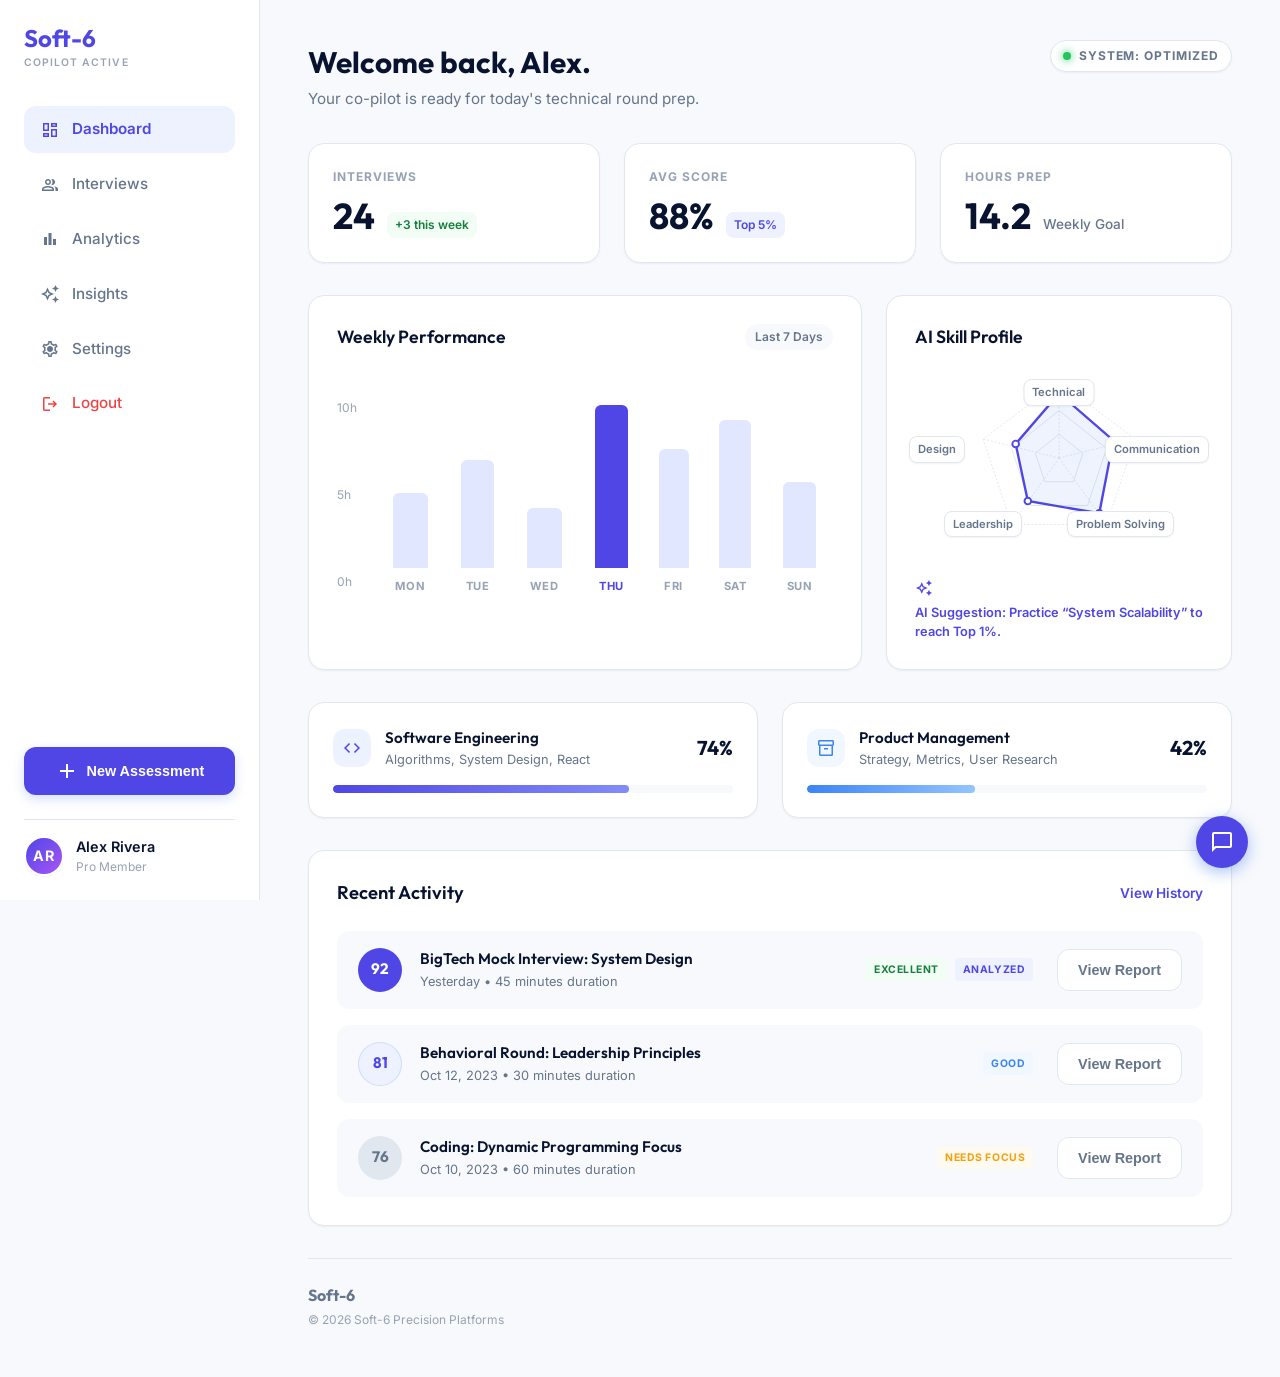
<file: profilePage/index.html>
<!DOCTYPE html>
<html lang="en">

<head>
  <meta charset="UTF-8">
  <meta name="viewport" content="width=device-width, initial-scale=1.0">
  <title>Soft-6 | Profile Page</title>
  <script>
    (function () {
      const savedTheme = localStorage.getItem('soft6-theme') || 'light';
      const savedPattern = localStorage.getItem('soft6-pattern') || 'none';
      const savedAccent = localStorage.getItem('soft6-accent') || 'indigo';
      document.documentElement.setAttribute('data-theme', savedTheme);
      document.documentElement.setAttribute('data-pattern', savedPattern);
      document.documentElement.setAttribute('data-accent', savedAccent);
    })();
  </script>

  <meta name="description"
    content="Prepare for technical rounds with Soft-6 Copilot dashboard. Track interviews, average score, hours prepped, and skill profiles.">

  <!-- Typography & Icons -->
  <link rel="preconnect" href="https://fonts.googleapis.com">
  <link rel="preconnect" href="https://fonts.gstatic.com" crossorigin>
  <link
    href="https://fonts.googleapis.com/css2?family=Inter:wght@300;400;500;600;700&family=Outfit:wght@400;500;600;700;800&display=swap"
    rel="stylesheet">
  <link rel="stylesheet"
    href="https://fonts.googleapis.com/css2?family=Material+Symbols+Outlined:opsz,wght,FILL,GRAD@20..48,100..700,0..1,-50..200" />

  <link rel="stylesheet" href="style.css">
</head>

<body>
  <div class="app-container">

    <!-- Sidebar Navigation -->
    <aside class="sidebar">
      <div class="sidebar-brand">
        <a href="../LandingPage/LandingPage.html" style="text-decoration: none; display: flex; align-items: center;">
          <div class="brand-text-wrapper">
            <span class="brand-title">Soft-6</span>
            <span class="brand-subtitle">COPILOT ACTIVE</span>
          </div>
        </a>
      </div>

      <nav class="sidebar-nav">
        <ul class="nav-list">
          <li class="nav-item active" data-tab="dashboard">
            <a href="#" class="nav-link">
              <span class="material-symbols-outlined nav-icon">dashboard</span>
              <span class="nav-text">Dashboard</span>
            </a>
          </li>
          <li class="nav-item" data-tab="interviews">
            <a href="#" class="nav-link">
              <span class="material-symbols-outlined nav-icon">group</span>
              <span class="nav-text">Interviews</span>
            </a>
          </li>
          <li class="nav-item" data-tab="analytics">
            <a href="../performanceDashboard/index.html" class="nav-link">
              <span class="material-symbols-outlined nav-icon">bar_chart</span>
              <span class="nav-text">Analytics</span>
            </a>
          </li>
          <li class="nav-item" data-tab="insights">
            <a href="#" class="nav-link">
              <span class="material-symbols-outlined nav-icon">auto_awesome</span>
              <span class="nav-text">Insights</span>
            </a>
          </li>
          <li class="nav-item" data-tab="settings">
            <a href="../profileSettings-page/index.html" class="nav-link">
              <span class="material-symbols-outlined nav-icon">settings</span>
              <span class="nav-text">Settings</span>
            </a>
          </li>
          <li class="nav-item logout-item">
            <a href="#" class="nav-link logout-btn" style="color: var(--danger);">
              <span class="material-symbols-outlined nav-icon">logout</span>
              <span class="nav-text">Logout</span>
            </a>
          </li>
        </ul>
      </nav>

      <div class="sidebar-actions">
        <button class="btn btn-primary btn-block" id="btnNewAssessment">
          <span class="material-symbols-outlined btn-icon">add</span>
          New Assessment
        </button>
      </div>


      <div class="sidebar-profile">
        <div class="profile-avatar-wrapper">
          <div class="profile-avatar">AR</div>
        </div>
        <div class="profile-info">
          <span class="profile-name">Alex Rivera</span>
          <span class="profile-tier">Pro Member</span>
        </div>
      </div>
    </aside>

    <!-- Main Content Area -->
    <main class="main-content">
      <!-- Dashboard Tab Pane -->
      <section id="tab-dashboard" class="tab-panel active">
        <!-- Content Header -->
        <header class="content-header">
          <div class="header-welcome">
            <h1 class="header-title">Welcome back, Alex.</h1>
            <p class="header-subtitle">Your co-pilot is ready for today's technical round prep.</p>
          </div>
          <div class="header-status">
            <span class="status-dot"></span>
            <span class="status-text">SYSTEM: OPTIMIZED</span>
          </div>
        </header>

        <!-- KPI Metrics Cards Row -->
        <div class="metrics-grid">
          <div class="metric-card">
            <span class="metric-label">INTERVIEWS</span>
            <div class="metric-value-wrapper">
              <span class="metric-value" id="stat-interviews">24</span>
              <span class="badge badge-success">+3 this week</span>
            </div>
          </div>
          <div class="metric-card">
            <span class="metric-label">AVG SCORE</span>
            <div class="metric-value-wrapper">
              <span class="metric-value" id="stat-score">88%</span>
              <span class="badge badge-primary">Top 5%</span>
            </div>
          </div>
          <div class="metric-card">
            <span class="metric-label">HOURS PREP</span>
            <div class="metric-value-wrapper">
              <span class="metric-value" id="stat-hours">14.2</span>
              <span class="metric-subtext">Weekly Goal</span>
            </div>
          </div>
        </div>

        <!-- Charts Grid (Weekly & Skill Profile) -->
        <div class="charts-grid">
          <!-- Weekly Performance Card -->
          <div class="chart-card weekly-performance">
            <div class="chart-header">
              <h3 class="chart-title">Weekly Performance</h3>
              <span class="chart-filter-badge">Last 7 Days</span>
            </div>

            <div class="bar-chart-container">
              <div class="bar-chart-y-axis">
                <span>10h</span>
                <span>5h</span>
                <span>0h</span>
              </div>
              <div class="bar-chart">
                <div class="bar-col" data-day="Mon" data-value="3.2 hours prepped" style="--bar-height: 45%;">
                  <div class="bar"></div>
                  <span class="bar-label">MON</span>
                </div>
                <div class="bar-col" data-day="Tue" data-value="4.5 hours prepped" style="--bar-height: 60%;">
                  <div class="bar"></div>
                  <span class="bar-label">TUE</span>
                </div>
                <div class="bar-col" data-day="Wed" data-value="2.8 hours prepped" style="--bar-height: 38%;">
                  <div class="bar"></div>
                  <span class="bar-label">WED</span>
                </div>
                <div class="bar-col active" data-day="Thu" data-value="8.2 hours prepped" style="--bar-height: 85%;">
                  <div class="bar"></div>
                  <span class="bar-label">THU</span>
                </div>
                <div class="bar-col" data-day="Fri" data-value="5.0 hours prepped" style="--bar-height: 65%;">
                  <div class="bar"></div>
                  <span class="bar-label">FRI</span>
                </div>
                <div class="bar-col" data-day="Sat" data-value="7.2 hours prepped" style="--bar-height: 78%;">
                  <div class="bar"></div>
                  <span class="bar-label">SAT</span>
                </div>
                <div class="bar-col" data-day="Sun" data-value="3.5 hours prepped" style="--bar-height: 50%;">
                  <div class="bar"></div>
                  <span class="bar-label">SUN</span>
                </div>
              </div>
            </div>
          </div>

          <!-- Skill Profile Card -->
          <div class="chart-card skill-profile">
            <h3 class="chart-title">AI Skill Profile</h3>

            <div class="radar-chart-container">
              <svg viewBox="0 0 200 200" class="radar-chart" id="radarChartSVG">
                <!-- Background Grid Polygons -->
                <polygon points="100,20 180,80 150,170 50,170 20,80" class="grid-poly level-3"></polygon>
                <polygon points="100,50 150,90 130,150 70,150 50,90" class="grid-poly level-2"></polygon>
                <polygon points="100,75 125,95 115,125 85,125 75,95" class="grid-poly level-1"></polygon>

                <!-- Axis Lines -->
                <line x1="100" y1="100" x2="100" y2="20" class="axis-line"></line>
                <line x1="100" y1="100" x2="180" y2="80" class="axis-line"></line>
                <line x1="100" y1="100" x2="150" y2="170" class="axis-line"></line>
                <line x1="100" y1="100" x2="50" y2="170" class="axis-line"></line>
                <line x1="100" y1="100" x2="20" y2="80" class="axis-line"></line>

                <!-- Data Polygon -->
                <polygon points="100,35 160,86 125,145 78,140 45,80" class="data-poly" id="skillPoly"></polygon>
                <circle cx="100" cy="35" r="3.5" class="data-point"></circle>
                <circle cx="160" cy="86" r="3.5" class="data-point"></circle>
                <circle cx="125" cy="145" r="3.5" class="data-point"></circle>
                <circle cx="78" cy="140" r="3.5" class="data-point"></circle>
                <circle cx="45" cy="80" r="3.5" class="data-point"></circle>
              </svg>

              <div class="radar-label label-top" style="top: 8%; left: 50%; transform: translateX(-50%);">
                <span class="label-badge">Technical</span>
              </div>
              <div class="radar-label label-right" style="top: 38%; right: -2%;">
                <span class="label-badge">Communication</span>
              </div>
              <div class="radar-label label-bottom-right" style="bottom: 8%; right: 10%;">
                <span class="label-badge">Problem Solving</span>
              </div>
              <div class="radar-label label-bottom-left" style="bottom: 8%; left: 10%;">
                <span class="label-badge">Leadership</span>
              </div>
              <div class="radar-label label-left" style="top: 38%; left: -2%;">
                <span class="label-badge">Design</span>
              </div>
            </div>

            <!-- AI Suggestion Box -->
            <div class="suggestion-box">
              <span class="material-symbols-outlined suggestion-icon">auto_awesome</span>
              <p class="suggestion-text">AI Suggestion: Practice &ldquo;System Scalability&rdquo; to reach Top 1%.</p>
            </div>
          </div>
        </div>

        <!-- Target Disciplines Progress Card -->
        <div class="disciplines-grid">
          <div class="discipline-card">
            <div class="discipline-header">
              <div class="discipline-info">
                <span class="material-symbols-outlined discipline-icon icon-se">code</span>
                <div class="discipline-text-wrapper">
                  <h4 class="discipline-title">Software Engineering</h4>
                  <p class="discipline-subtitle">Algorithms, System Design, React</p>
                </div>
              </div>
              <span class="discipline-percentage" id="progress-val-se">74%</span>
            </div>
            <div class="progress-bar-bg">
              <div class="progress-bar-fill fill-se" id="progress-fill-se" style="width: 74%;"></div>
            </div>
          </div>

          <div class="discipline-card">
            <div class="discipline-header">
              <div class="discipline-info">
                <span class="material-symbols-outlined discipline-icon icon-pm">inventory_2</span>
                <div class="discipline-text-wrapper">
                  <h4 class="discipline-title">Product Management</h4>
                  <p class="discipline-subtitle">Strategy, Metrics, User Research</p>
                </div>
              </div>
              <span class="discipline-percentage" id="progress-val-pm">42%</span>
            </div>
            <div class="progress-bar-bg">
              <div class="progress-bar-fill fill-pm" id="progress-fill-pm" style="width: 42%;"></div>
            </div>
          </div>
        </div>

        <!-- Recent Activity Section -->
        <section class="activity-section">
          <div class="activity-header">
            <h3 class="activity-title">Recent Activity</h3>
            <a href="#" class="view-history-link" id="btnViewHistory">View History</a>
          </div>

          <div class="activity-list" id="activityList">
            <!-- Activity Item 1 -->
            <div class="activity-item" data-id="act-1" data-title="BigTech Mock Interview: System Design"
              data-score="92" data-date="Yesterday" data-duration="45 minutes" data-tags="EXCELLENT,ANALYZED"
              data-desc="Excellent structuring of CDN caches, database replicas, and stateless application layers. Identified single point of failure in rate limiter.">
              <div class="activity-score-circle score-excellent">
                <span class="score-num">92</span>
              </div>
              <div class="activity-details">
                <h4 class="activity-item-title">BigTech Mock Interview: System Design</h4>
                <p class="activity-item-meta">Yesterday • 45 minutes duration</p>
              </div>
              <div class="activity-tags">
                <span class="tag tag-success">EXCELLENT</span>
                <span class="tag tag-primary">ANALYZED</span>
              </div>
              <button class="btn btn-secondary btn-view-report">View Report</button>
            </div>

            <!-- Activity Item 2 -->
            <div class="activity-item" data-id="act-2" data-title="Behavioral Round: Leadership Principles"
              data-score="81" data-date="Oct 12, 2023" data-duration="30 minutes" data-tags="GOOD"
              data-desc="Good STAR formatting of answers. Showed strong bias for action. Need deeper exploration of 'Earn Trust' and handling team conflict scenarios.">
              <div class="activity-score-circle score-good">
                <span class="score-num">81</span>
              </div>
              <div class="activity-details">
                <h4 class="activity-item-title">Behavioral Round: Leadership Principles</h4>
                <p class="activity-item-meta">Oct 12, 2023 • 30 minutes duration</p>
              </div>
              <div class="activity-tags">
                <span class="tag tag-info">GOOD</span>
              </div>
              <button class="btn btn-secondary btn-view-report">View Report</button>
            </div>

            <!-- Activity Item 3 -->
            <div class="activity-item" data-id="act-3" data-title="Coding: Dynamic Programming Focus" data-score="76"
              data-date="Oct 10, 2023" data-duration="60 minutes" data-tags="NEEDS FOCUS"
              data-desc="Proper identification of overlapping subproblems. However, struggled to formulate the state transition relation. Time complexity was O(2^N) instead of O(N^2).">
              <div class="activity-score-circle score-warning">
                <span class="score-num">76</span>
              </div>
              <div class="activity-details">
                <h4 class="activity-item-title">Coding: Dynamic Programming Focus</h4>
                <p class="activity-item-meta">Oct 10, 2023 • 60 minutes duration</p>
              </div>
              <div class="activity-tags">
                <span class="tag tag-warning">NEEDS FOCUS</span>
              </div>
              <button class="btn btn-secondary btn-view-report">View Report</button>
            </div>
          </div>
        </section>

        <!-- Footer -->
        <footer class="app-footer">
          <div class="footer-left">
            <span class="footer-brand">Soft-6</span>
            <span class="footer-copyright">© 2026 Soft-6 Precision Platforms</span>
          </div>
        </footer>
      </section>

      <!-- Interviews Tab Pane -->
      <section id="tab-interviews" class="tab-panel">
        <header class="content-header">
          <div class="header-welcome">
            <h1 class="header-title">Mock Interviews</h1>
            <p class="header-subtitle">Schedule, manage and analyze your technical and behavioral prep sessions.</p>
          </div>
        </header>
        <div class="placeholder-view">
          <span class="material-symbols-outlined placeholder-icon">group</span>
          <h3>Interviews Dashboard</h3>
          <p>This panel allows you to schedule mock interviews with copilots or peer groups. Switch back to the
            Dashboard tab to view your progress.</p>
        </div>
      </section>

      <!-- Analytics Tab Pane -->
      <section id="tab-analytics" class="tab-panel">
        <header class="content-header">
          <div class="header-welcome">
            <h1 class="header-title">Analytics</h1>
            <p class="header-subtitle">Detailed breakdown of scores, topics, and time distribution.</p>
          </div>
        </header>
        <div class="placeholder-view">
          <span class="material-symbols-outlined placeholder-icon">bar_chart</span>
          <h3>Advanced Metrics</h3>
          <p>Analytics details and historical prep stats are updated automatically when assessments are completed.</p>
        </div>
      </section>

      <!-- Insights Tab Pane -->
      <section id="tab-insights" class="tab-panel">
        <header class="content-header">
          <div class="header-welcome">
            <h1 class="header-title">Copilot Insights</h1>
            <p class="header-subtitle">Tailored recommendations based on your recent activity and target goals.</p>
          </div>
        </header>
        <div class="placeholder-view">
          <span class="material-symbols-outlined placeholder-icon">auto_awesome</span>
          <h3>Insights Center</h3>
          <p>We analyze your code speed, space complexity, and behavioral response tags to provide tailored insights
            here.</p>
        </div>
      </section>

      <!-- Settings Tab Pane -->
      <section id="tab-settings" class="tab-panel">
        <header class="content-header">
          <div class="header-welcome">
            <h1 class="header-title">Settings</h1>
            <p class="header-subtitle">Customize your co-pilot configurations, target tracks, and profile preferences.
            </p>
          </div>
        </header>
        <div class="placeholder-view">
          <span class="material-symbols-outlined placeholder-icon">settings</span>
          <h3>System Settings</h3>
          <p>Manage integrations, notification channels, and active profile details.</p>
        </div>
      </section>
    </main>

    <!-- Floating Chat Button -->
    <div class="floating-chat-container">
      <button class="btn-chat-trigger" id="btnChatTrigger" aria-label="Open Copilot Chat">
        <span class="material-symbols-outlined chat-icon">chat_bubble</span>
      </button>
    </div>

  </div>

  <script src="script.js"></script>
</body>

</html>
</file>
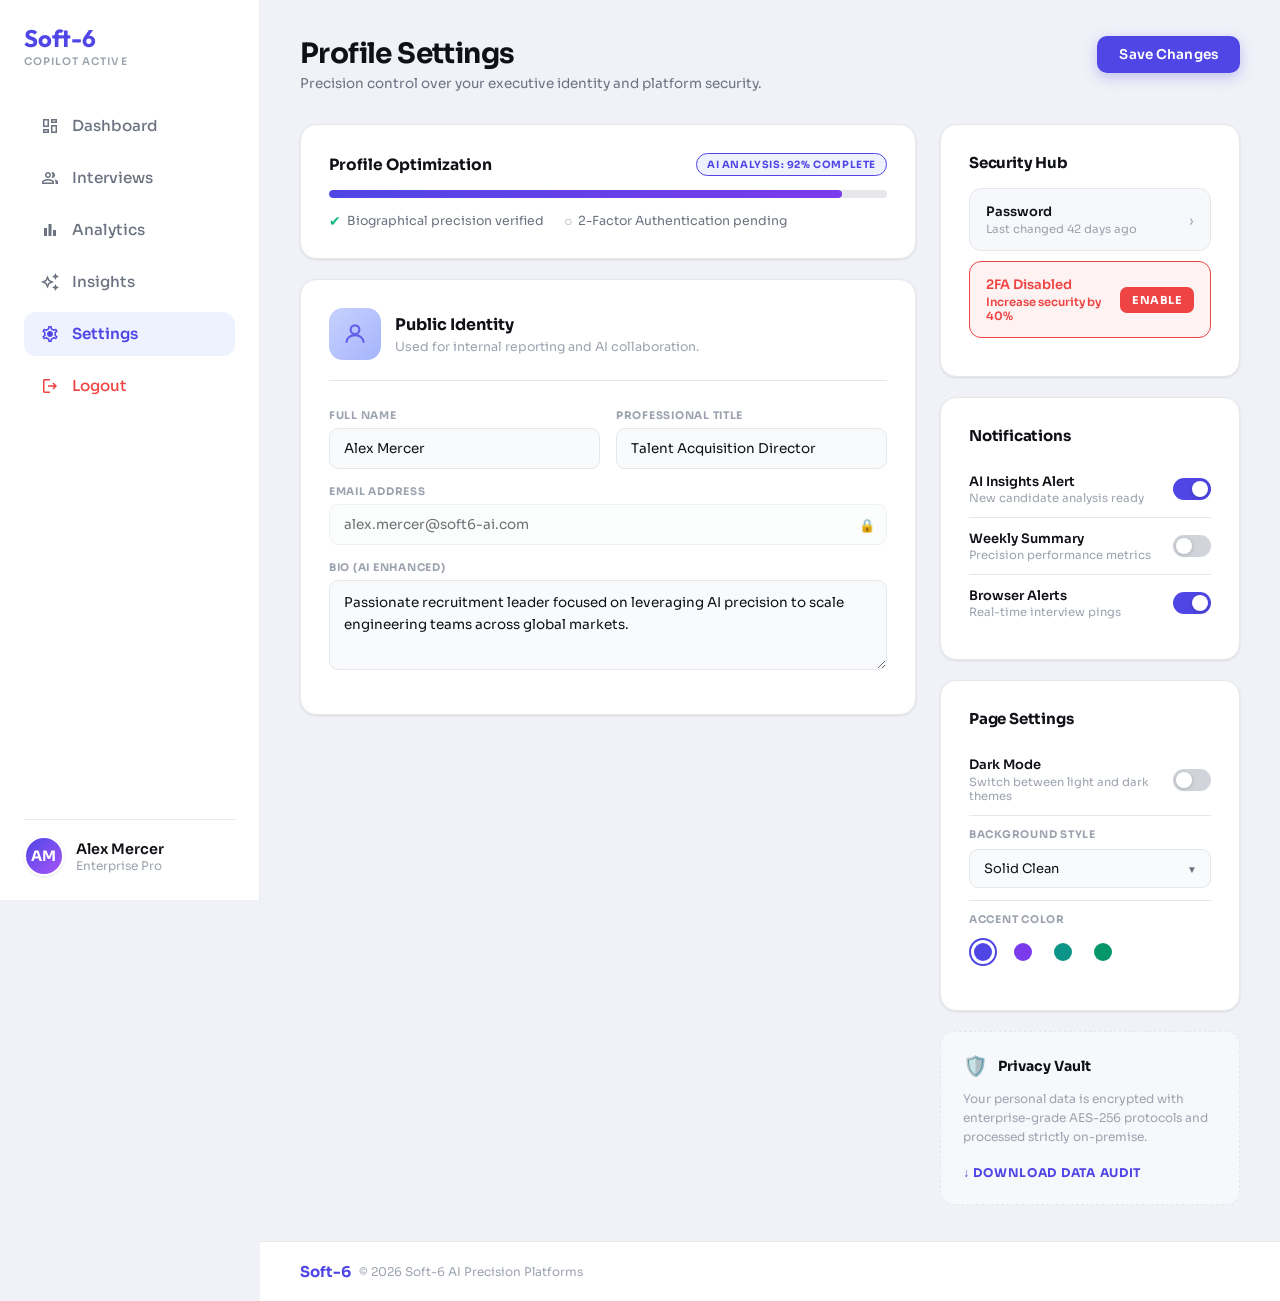
<file: profileSettings-page/index.html>
<!DOCTYPE html>
<html lang="en" data-theme="light" data-accent="indigo" data-pattern="none">

<head>
  <meta charset="UTF-8">
  <meta name="viewport" content="width=device-width, initial-scale=1.0">
  <title>Soft-6 · Profile Settings</title>
  <!-- Google Fonts -->
  <link rel="preconnect" href="https://fonts.googleapis.com">
  <link rel="preconnect" href="https://fonts.gstatic.com" crossorigin>
  <link
    href="https://fonts.googleapis.com/css2?family=Sora:wght@300;400;500;600;700&family=DM+Mono:wght@400;500&family=Inter:wght@300;400;500;600;700&family=Outfit:wght@400;500;600;700;800&display=swap"
    rel="stylesheet">
  <link rel="stylesheet"
    href="https://fonts.googleapis.com/css2?family=Material+Symbols+Outlined:opsz,wght,FILL,GRAD@20..48,100..700,0..1,-50..200" />
  <!-- Stylesheet -->
  <link rel="stylesheet" href="style.css">
</head>

<body>

  <!-- Sidebar Navigation -->
  <aside class="sidebar">
    <div class="sidebar-brand">
      <a href="../LandingPage/LandingPage.html" style="text-decoration: none; display: flex; align-items: center;">
        <div class="brand-text-wrapper">
          <span class="brand-title">Soft-6</span>
          <span class="brand-subtitle">COPILOT ACTIVE</span>
        </div>
      </a>
    </div>

    <nav class="sidebar-nav">
      <ul class="nav-list">
        <li class="nav-item" data-tab="dashboard">
          <a href="../profilePage/index.html#dashboard" class="nav-link">
            <span class="material-symbols-outlined nav-icon">dashboard</span>
            <span class="nav-text">Dashboard</span>
          </a>
        </li>
        <li class="nav-item" data-tab="interviews">
          <a href="../profilePage/index.html#interviews" class="nav-link">
            <span class="material-symbols-outlined nav-icon">group</span>
            <span class="nav-text">Interviews</span>
          </a>
        </li>
        <li class="nav-item" data-tab="analytics">
          <a href="../performanceDashboard/index.html" class="nav-link">
            <span class="material-symbols-outlined nav-icon">bar_chart</span>
            <span class="nav-text">Analytics</span>
          </a>
        </li>
        <li class="nav-item" data-tab="insights">
          <a href="../profilePage/index.html#insights" class="nav-link">
            <span class="material-symbols-outlined nav-icon">auto_awesome</span>
            <span class="nav-text">Insights</span>
          </a>
        </li>
        <li class="nav-item active" data-tab="settings">
          <a href="#" class="nav-link">
            <span class="material-symbols-outlined nav-icon">settings</span>
            <span class="nav-text">Settings</span>
          </a>
        </li>
        <li class="nav-item logout-item">
          <a href="#" class="nav-link logout-btn" style="color: var(--danger);">
            <span class="material-symbols-outlined nav-icon">logout</span>
            <span class="nav-text">Logout</span>
          </a>
        </li>
      </ul>
    </nav>

    <div class="sidebar-profile">
      <div class="profile-avatar-wrapper">
        <div class="profile-avatar">AM</div>
      </div>
      <div class="profile-info">
        <span class="profile-name">Alex Mercer</span>
        <span class="profile-tier">Enterprise Pro</span>
      </div>
    </div>
  </aside>

  <!-- CONTENT WRAPPER -->
  <div class="content-wrapper">
    <!-- MAIN -->
    <main class="main">
      <div class="page-header">
        <div>
          <h1 class="page-title">Profile Settings</h1>
          <p class="page-subtitle">Precision control over your executive identity and platform security.</p>
        </div>
        <div class="header-actions">
          <button class="btn-save" id="btn-save-changes">Save Changes</button>
        </div>
      </div>

      <div class="content-grid">
        <!-- LEFT COL (Profile Optimization, Public Identity) -->
        <div class="col-left">

          <!-- Profile Optimization -->
          <div class="card">
            <div class="opt-header">
              <span class="opt-title">Profile Optimization</span>
              <span class="badge">AI Analysis: 92% Complete</span>
            </div>
            <div class="progress-bar-wrap">
              <div class="progress-bar-fill"></div>
            </div>
            <div class="opt-checks">
              <div class="opt-check">
                <span class="check-icon">✔</span>
                Biographical precision verified
              </div>
              <div class="opt-check">
                <span class="check-icon pending">○</span>
                2-Factor Authentication pending
              </div>
            </div>
          </div>

          <!-- Public Identity -->
          <div class="card">
            <div class="identity-header">
              <div class="avatar-lg">
                <svg width="26" height="26" viewBox="0 0 24 24" fill="none" stroke="var(--accent)" stroke-width="2">
                  <circle cx="12" cy="8" r="4" />
                  <path d="M4 20c0-4 3.6-7 8-7s8 3 8 7" />
                </svg>
              </div>
              <div>
                <div class="section-title">Public Identity</div>
                <div class="section-subtitle" style="margin-bottom:0">Used for internal reporting and AI collaboration.
                </div>
              </div>
            </div>

            <div class="form-grid">
              <div class="form-group">
                <label for="fullName">Full Name</label>
                <input type="text" id="fullName" value="Alex Mercer">
              </div>
              <div class="form-group">
                <label for="profTitle">Professional Title</label>
                <input type="text" id="profTitle" value="Talent Acquisition Director">
              </div>
              <div class="form-group full">
                <label for="emailAddr">Email Address</label>
                <div class="input-wrap">
                  <input type="email" id="emailAddr" value="alex.mercer@soft6-ai.com" disabled>
                  <span class="input-icon">🔒</span>
                </div>
              </div>
              <div class="form-group full">
                <label for="bioDesc">Bio (AI Enhanced)</label>
                <textarea
                  id="bioDesc">Passionate recruitment leader focused on leveraging AI precision to scale engineering teams across global markets.</textarea>
              </div>
            </div>
          </div>

        </div>

        <!-- RIGHT COL (Security Hub, Notifications, Page Settings, Privacy Vault) -->
        <div class="col-right">

          <!-- Security Hub -->
          <div class="card">
            <div class="card-section-title">Security Hub</div>
            <div class="security-item" id="btn-change-password">
              <div class="sec-left">
                <span class="sec-name">Password</span>
                <span class="sec-sub">Last changed 42 days ago</span>
              </div>
              <span class="sec-arrow">›</span>
            </div>
            <div class="security-item warning" id="btn-enable-2fa">
              <div class="sec-left">
                <span class="sec-name" style="color:var(--danger)">2FA Disabled</span>
                <span class="sec-sub red">Increase security by 40%</span>
              </div>
              <button class="btn-enable">Enable</button>
            </div>
          </div>

          <!-- Notifications -->
          <div class="card">
            <div class="card-section-title">Notifications</div>
            <div class="notif-item">
              <div class="notif-text">
                <div class="notif-name">AI Insights Alert</div>
                <div class="notif-desc">New candidate analysis ready</div>
              </div>
              <label class="toggle">
                <input type="checkbox" id="notif-ai-insights" checked>
                <span class="toggle-slider"></span>
              </label>
            </div>
            <div class="notif-item">
              <div class="notif-text">
                <div class="notif-name">Weekly Summary</div>
                <div class="notif-desc">Precision performance metrics</div>
              </div>
              <label class="toggle">
                <input type="checkbox" id="notif-weekly-summary">
                <span class="toggle-slider"></span>
              </label>
            </div>
            <div class="notif-item">
              <div class="notif-text">
                <div class="notif-name">Browser Alerts</div>
                <div class="notif-desc">Real-time interview pings</div>
              </div>
              <label class="toggle">
                <input type="checkbox" id="notif-browser-alerts" checked>
                <span class="toggle-slider"></span>
              </label>
            </div>
          </div>

          <!-- Page Settings -->
          <div class="card">
            <div class="card-section-title">Page Settings</div>

            <!-- Theme Toggle (Dark/Light) -->
            <div class="setting-item">
              <div class="setting-text">
                <span class="setting-name">Dark Mode</span>
                <span class="setting-desc">Switch between light and dark themes</span>
              </div>
              <label class="toggle">
                <input type="checkbox" id="theme-toggle">
                <span class="toggle-slider"></span>
              </label>
            </div>

            <!-- AMOLED Switch (shows when Dark Mode is on) -->
            <div class="setting-item" id="amoled-setting-item" style="display: none;">
              <div class="setting-text">
                <span class="setting-name">AMOLED Black</span>
                <span class="setting-desc">Pure black background for dark theme</span>
              </div>
              <label class="toggle">
                <input type="checkbox" id="amoled-toggle">
                <span class="toggle-slider"></span>
              </label>
            </div>

            <!-- Background Pattern -->
            <div class="setting-item flex-col">
              <span class="setting-label">Background Style</span>
              <div class="select-wrapper">
                <select id="bg-pattern-select">
                  <option value="none">Solid Clean</option>
                  <option value="dots">Subtle Dots</option>
                  <option value="grid">Technical Grid</option>
                </select>
              </div>
            </div>

            <!-- Accent Color selection -->
            <div class="setting-item flex-col">
              <span class="setting-label">Accent Color</span>
              <div class="accent-selector">
                <label class="accent-dot indigo active-accent" title="Indigo" data-color="indigo">
                  <input type="radio" name="accent-color" value="indigo" checked>
                  <span class="accent-dot-inner"></span>
                </label>
                <label class="accent-dot purple" title="Purple" data-color="purple">
                  <input type="radio" name="accent-color" value="purple">
                  <span class="accent-dot-inner"></span>
                </label>
                <label class="accent-dot teal" title="Teal" data-color="teal">
                  <input type="radio" name="accent-color" value="teal">
                  <span class="accent-dot-inner"></span>
                </label>
                <label class="accent-dot emerald" title="Emerald" data-color="emerald">
                  <input type="radio" name="accent-color" value="emerald">
                  <span class="accent-dot-inner"></span>
                </label>
              </div>
            </div>
          </div>

          <!-- Privacy Vault -->
          <div class="privacy-card">
            <div class="privacy-header">
              <span class="privacy-icon">🛡️</span>
              <span class="privacy-title">Privacy Vault</span>
            </div>
            <p class="privacy-desc">Your personal data is encrypted with enterprise-grade AES-256 protocols and
              processed strictly on-premise.</p>
            <button class="btn-audit" id="btn-download-audit">↓ Download Data Audit</button>
          </div>

        </div>
      </div>
    </main>

    <!-- FOOTER -->
    <footer>
      <div style="display:flex;align-items:center">
        <span class="footer-logo">Soft-6</span>
        <span>© 2026 Soft-6 AI Precision Platforms</span>
      </div>
    </footer>
  </div>

  <!-- Toast -->
  <div class="toast" id="toast">✓ Changes saved successfully</div>

  <!-- Script -->
  <script src="script.js"></script>
</body>

</html>
</file>
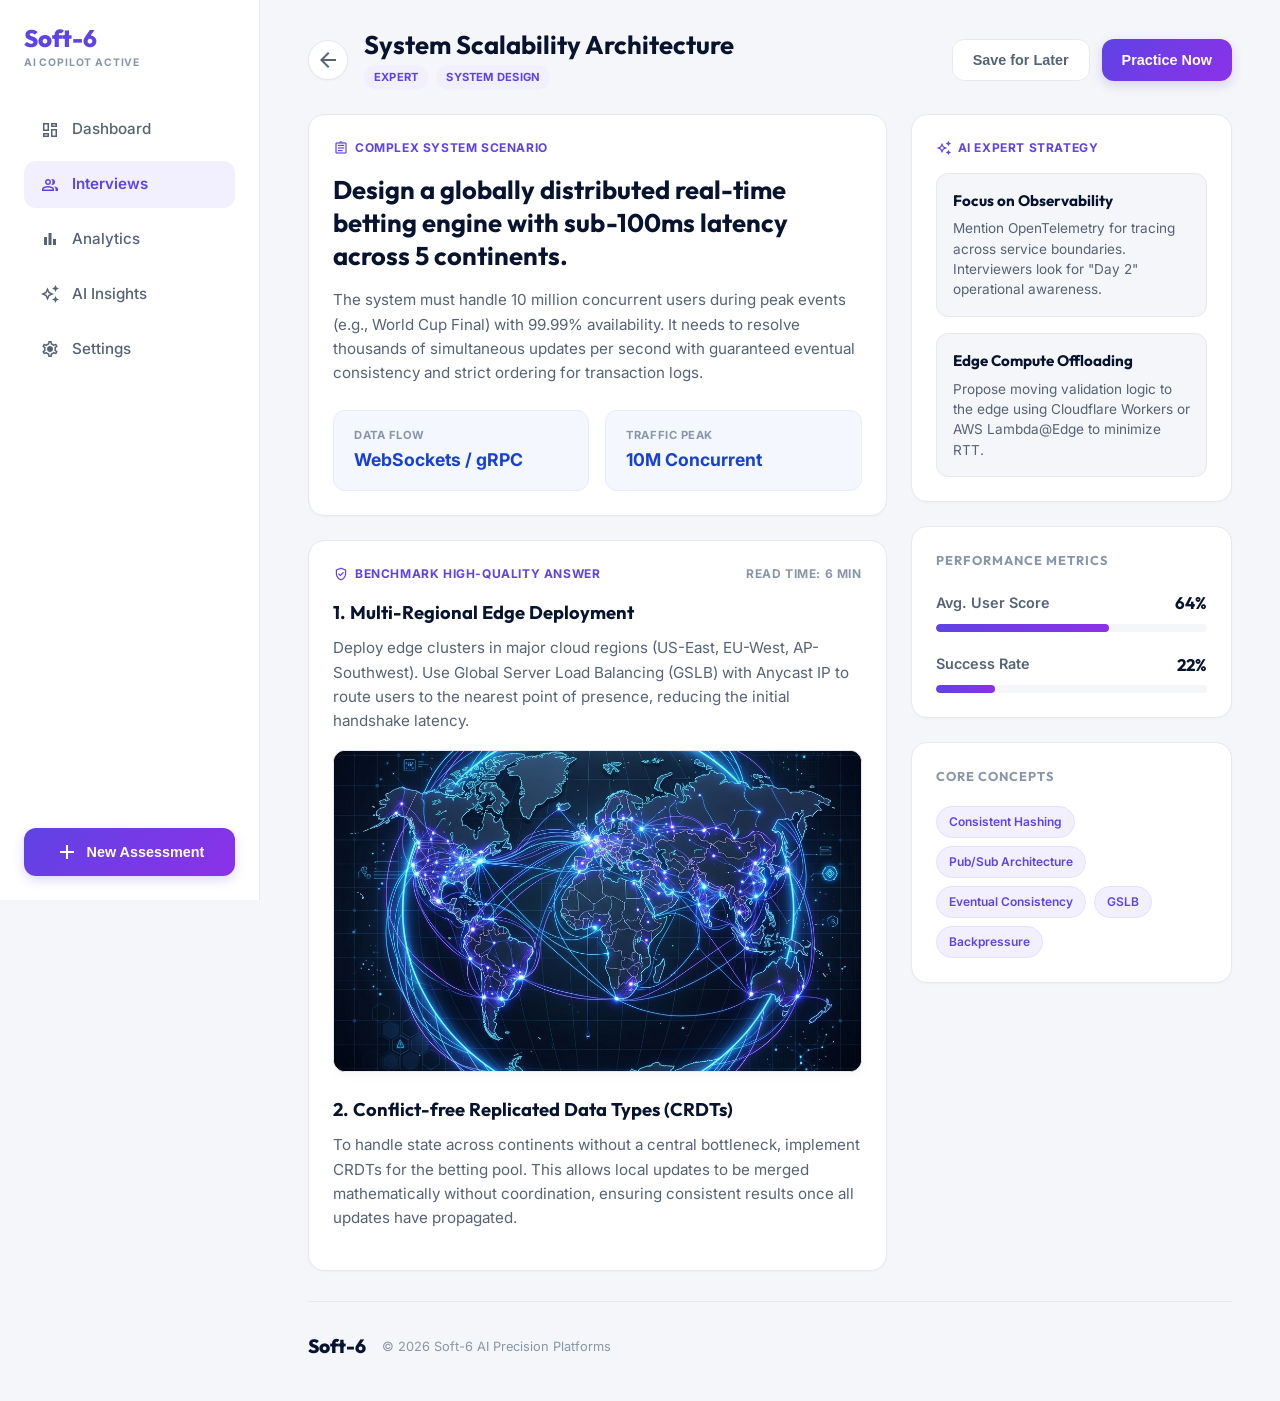
<file: scalability-page/index.html>
<!DOCTYPE html>
<html lang="en">

<head>
  <meta charset="UTF-8">
  <meta name="viewport" content="width=device-width, initial-scale=1.0">
  <title>Soft-6 | System Scalability Architecture</title>

  <meta name="description"
    content="Practice the System Scalability Architecture scenario on Soft-6 AI Interview Platform. Design a globally distributed betting engine with low latency.">

  <!-- Typography & Icons -->
  <link rel="preconnect" href="https://fonts.googleapis.com">
  <link rel="preconnect" href="https://fonts.gstatic.com" crossorigin>
  <link
    href="https://fonts.googleapis.com/css2?family=Inter:wght@300;400;500;600;700&family=Outfit:wght@400;500;600;700;800&display=swap"
    rel="stylesheet">
  <link rel="stylesheet"
    href="https://fonts.googleapis.com/css2?family=Material+Symbols+Outlined:opsz,wght,FILL,GRAD@20..48,100..700,0..1,-50..200" />

  <link rel="stylesheet" href="style.css">
</head>

<body>
  <div class="app-container">

    <!-- Sidebar Navigation -->
    <aside class="sidebar">
      <div class="sidebar-brand">
        <div class="brand-text-wrapper">
          <span class="brand-title">Soft-6</span>
          <span class="brand-subtitle">AI COPILOT ACTIVE</span>
        </div>
      </div>

      <nav class="sidebar-nav">
        <ul class="nav-list">
          <li class="nav-item" data-tab="dashboard">
            <a href="#" class="nav-link">
              <span class="material-symbols-outlined nav-icon">dashboard</span>
              <span class="nav-text">Dashboard</span>
            </a>
          </li>
          <li class="nav-item active" data-tab="interviews">
            <a href="#" class="nav-link">
              <span class="material-symbols-outlined nav-icon">group</span>
              <span class="nav-text">Interviews</span>
            </a>
          </li>
          <li class="nav-item" data-tab="analytics">
            <a href="#" class="nav-link">
              <span class="material-symbols-outlined nav-icon">bar_chart</span>
              <span class="nav-text">Analytics</span>
            </a>
          </li>
          <li class="nav-item" data-tab="insights">
            <a href="#" class="nav-link">
              <span class="material-symbols-outlined nav-icon">auto_awesome</span>
              <span class="nav-text">AI Insights</span>
            </a>
          </li>
          <li class="nav-item" data-tab="settings">
            <a href="#" class="nav-link">
              <span class="material-symbols-outlined nav-icon">settings</span>
              <span class="nav-text">Settings</span>
            </a>
          </li>
        </ul>
      </nav>

      <div class="sidebar-actions">
        <button class="btn btn-primary btn-block" id="btnNewAssessment">
          <span class="material-symbols-outlined btn-icon">add</span>
          New Assessment
        </button>
      </div>
    </aside>

    <!-- Main Content Area -->
    <main class="main-content">

      <!-- Top Action Bar -->
      <header class="top-bar">
        <div class="top-bar-left">
          <button class="btn-back" onclick="window.history.back()" aria-label="Go Back">
            <span class="material-symbols-outlined">arrow_back</span>
          </button>
          <div class="title-area">
            <h1 class="page-title">System Scalability Architecture</h1>
            <div class="badges-row">
              <span class="badge badge-tag">EXPERT</span>
              <span class="badge badge-tag">SYSTEM DESIGN</span>
            </div>
          </div>
        </div>
        <div class="top-bar-right">
          <button class="btn btn-secondary" id="btnSaveLater">Save for Later</button>
          <button class="btn btn-primary" id="btnPracticeNow">Practice Now</button>
        </div>
      </header>

      <!-- Dashboard Layout Grid -->
      <div class="dashboard-grid">

        <!-- Left Column (Scenario and Answers) -->
        <div class="grid-column-left">

          <!-- Complex System Scenario Card -->
          <article class="card scenario-card">
            <div class="card-header">
              <span class="card-badge uppercase purple-text">
                <span class="material-symbols-outlined icon-small">assignment</span>
                COMPLEX SYSTEM SCENARIO
              </span>
            </div>
            <h2 class="scenario-title">
              Design a globally distributed real-time betting engine with sub-100ms latency across 5 continents.
            </h2>
            <p class="scenario-desc">
              The system must handle 10 million concurrent users during peak events (e.g., World Cup Final) with 99.99%
              availability. It needs to resolve thousands of simultaneous updates per second with guaranteed eventual
              consistency and strict ordering for transaction logs.
            </p>
            <div class="scenario-meta">
              <div class="meta-block">
                <span class="meta-label">DATA FLOW</span>
                <span class="meta-value">WebSockets / gRPC</span>
              </div>
              <div class="meta-block">
                <span class="meta-label">TRAFFIC PEAK</span>
                <span class="meta-value">10M Concurrent</span>
              </div>
            </div>
          </article>

          <!-- Benchmark High Quality Answer Card -->
          <article class="card answer-card">
            <div class="card-header space-between">
              <span class="card-badge uppercase purple-text">
                <span class="material-symbols-outlined icon-small">verified_user</span>
                BENCHMARK HIGH-QUALITY ANSWER
              </span>
              <span class="read-time-badge">READ TIME: 6 MIN</span>
            </div>

            <section class="answer-section">
              <h3 class="section-subtitle">1. Multi-Regional Edge Deployment</h3>
              <p class="section-desc">
                Deploy edge clusters in major cloud regions (US-East, EU-West, AP-Southwest). Use Global Server Load
                Balancing (GSLB) with Anycast IP to route users to the nearest point of presence, reducing the initial
                handshake latency.
              </p>
              <div class="map-container">
                <img src="global_network_map.png" alt="Global Network Nodes Map" class="network-map-img">
              </div>
            </section>

            <section class="answer-section">
              <h3 class="section-subtitle">2. Conflict-free Replicated Data Types (CRDTs)</h3>
              <p class="section-desc">
                To handle state across continents without a central bottleneck, implement CRDTs for the betting pool.
                This allows local updates to be merged mathematically without coordination, ensuring consistent results
                once all updates have propagated.
              </p>
            </section>
          </article>

        </div>

        <!-- Right Column (Strategy, Metrics, Concepts) -->
        <div class="grid-column-right">

          <!-- AI Expert Strategy Card -->
          <article class="card strategy-card">
            <div class="card-header">
              <span class="card-badge uppercase purple-text">
                <span class="material-symbols-outlined icon-small">auto_awesome</span>
                AI EXPERT STRATEGY
              </span>
            </div>

            <div class="strategy-list">
              <div class="strategy-item">
                <h4 class="strategy-item-title">Focus on Observability</h4>
                <p class="strategy-item-desc">
                  Mention OpenTelemetry for tracing across service boundaries. Interviewers look for "Day 2" operational
                  awareness.
                </p>
              </div>
              <div class="strategy-item">
                <h4 class="strategy-item-title">Edge Compute Offloading</h4>
                <p class="strategy-item-desc">
                  Propose moving validation logic to the edge using Cloudflare Workers or AWS Lambda@Edge to minimize
                  RTT.
                </p>
              </div>
            </div>
          </article>

          <!-- Performance Metrics Card -->
          <article class="card metrics-card">
            <h3 class="card-title uppercase">PERFORMANCE METRICS</h3>
            <div class="metrics-list">
              <div class="metric-item">
                <div class="metric-header">
                  <span class="metric-name">Avg. User Score</span>
                  <span class="metric-percent">64%</span>
                </div>
                <div class="progress-bar-bg">
                  <div class="progress-bar-fill fill-purple" data-width="64%" style="width: 0%;"></div>
                </div>
              </div>
              <div class="metric-item">
                <div class="metric-header">
                  <span class="metric-name">Success Rate</span>
                  <span class="metric-percent">22%</span>
                </div>
                <div class="progress-bar-bg">
                  <div class="progress-bar-fill fill-purple" data-width="22%" style="width: 0%;"></div>
                </div>
              </div>
            </div>
          </article>

          <!-- Core Concepts Card -->
          <article class="card concepts-card">
            <h3 class="card-title uppercase">CORE CONCEPTS</h3>
            <div class="concepts-list">
              <span class="concept-tag">Consistent Hashing</span>
              <span class="concept-tag">Pub/Sub Architecture</span>
              <span class="concept-tag">Eventual Consistency</span>
              <span class="concept-tag">GSLB</span>
              <span class="concept-tag">Backpressure</span>
            </div>
          </article>

        </div>

      </div>

      <!-- Footer Section -->
      <footer class="app-footer">
        <div class="footer-left">
          <span class="footer-logo">Soft-6</span>
          <span class="footer-copyright">© 2026 Soft-6 AI Precision Platforms</span>
        </div>
      </footer>

    </main>
  </div>

  <script src="script.js"></script>
</body>

</html>
</file>
<file: profilePage/style.css>
/* style.css - Soft-6 Replicated & Enhanced Design System */

:root {
  /* Color Palette - Premium HSL Colors */
  --primary: hsl(221, 83%, 53%);
  --primary-hover: hsl(221, 83%, 45%);
  --primary-light: hsl(214, 100%, 97%);
  --primary-light-hover: hsl(214, 100%, 93%);

  --success: hsl(142, 72%, 29%);
  --success-bg: hsl(138, 76%, 97%);
  --warning: hsl(38, 92%, 50%);
  --warning-bg: hsl(40, 100%, 97%);
  --info: hsl(217, 91%, 60%);
  --info-bg: hsl(210, 100%, 97%);

  --bg-main: hsl(220, 40%, 98%);
  --bg-card: hsl(0, 0%, 100%);

  --text-primary: hsl(224, 71%, 11%);
  --text-secondary: hsl(215, 16%, 47%);
  --text-muted: hsl(215, 16%, 65%);

  --border-light: hsl(214, 32%, 91%);
  --border-focus: hsl(221, 83%, 85%);

  /* Layout Tokens */
  --sidebar-width: 260px;
  --max-width: 1280px;
  --radius-sm: 8px;
  --radius-md: 12px;
  --radius-lg: 16px;
  --radius-full: 9999px;

  /* Transitions */
  --transition-fast: 0.15s ease;
  --transition-normal: 0.25s cubic-bezier(0.4, 0, 0.2, 1);
  --transition-slow: 0.4s cubic-bezier(0.4, 0, 0.2, 1);

  /* Shadows */
  --shadow-sm: 0 1px 2px 0 rgba(0, 0, 0, 0.05);
  --shadow-md: 0 4px 6px -1px rgba(0, 0, 0, 0.03), 0 2px 4px -1px rgba(0, 0, 0, 0.02);
  --shadow-lg: 0 10px 15px -3px rgba(0, 0, 0, 0.03), 0 4px 6px -2px rgba(0, 0, 0, 0.02);
  --shadow-xl: 0 20px 25px -5px rgba(0, 0, 0, 0.05), 0 10px 10px -5px rgba(0, 0, 0, 0.03);
}

/* Reset and Base Styles */
*,
*::before,
*::after {
  box-sizing: border-box;
  margin: 0;
  padding: 0;
}

body {
  font-family: 'Inter', system-ui, -apple-system, sans-serif;
  background-color: var(--bg-main);
  color: var(--text-primary);
  line-height: 1.5;
  -webkit-font-smoothing: antialiased;
  overflow-x: hidden;
}

body.page-exiting .main-content {
  animation: page-exit 0.2s cubic-bezier(0.4, 0, 0.2, 1) forwards;
  pointer-events: none;
}

@keyframes page-enter {
  from {
    opacity: 0;
    transform: translateX(16px);
  }
  to {
    opacity: 1;
    transform: translateX(0);
  }
}

@keyframes page-exit {
  from {
    opacity: 1;
    transform: translateX(0);
  }
  to {
    opacity: 0;
    transform: translateX(-16px);
  }
}

h1,
h2,
h3,
h4,
h5,
h6,
.metric-value,
.brand-title {
  font-family: 'Outfit', sans-serif;
  font-weight: 600;
  color: var(--text-primary);
}

/* Scrollbar styling */
::-webkit-scrollbar {
  width: 8px;
  height: 8px;
}

::-webkit-scrollbar-track {
  background: transparent;
}

::-webkit-scrollbar-thumb {
  background: var(--border-light);
  border-radius: var(--radius-full);
}

::-webkit-scrollbar-thumb:hover {
  background: var(--text-muted);
}

/* App Container Layout */
.app-container {
  display: flex;
  min-height: 100vh;
}

/* Sidebar Navigation */
.sidebar {
  width: var(--sidebar-width);
  background-color: var(--bg-card);
  border-right: 1px solid var(--border-light);
  display: flex;
  flex-direction: column;
  padding: 24px;
  position: fixed;
  height: 100vh;
  left: 0;
  top: 0;
  z-index: 100;
}

.sidebar-brand {
  margin-bottom: 36px;
  display: flex;
  align-items: center;
}

.brand-text-wrapper {
  display: flex;
  flex-direction: column;
}

.brand-title {
  font-size: 1.5rem;
  font-weight: 700;
  color: var(--primary);
  line-height: 1.2;
}

.brand-subtitle {
  font-size: 0.65rem;
  letter-spacing: 0.1em;
  color: var(--text-muted);
  font-weight: 600;
  margin-top: 2px;
}

.sidebar-nav {
  flex-grow: 1;
}

.nav-list {
  list-style: none;
  display: flex;
  flex-direction: column;
  gap: 8px;
}

.nav-item {
  width: 100%;
}

.nav-link {
  display: flex;
  align-items: center;
  gap: 12px;
  padding: 12px 16px;
  color: var(--text-secondary);
  text-decoration: none;
  font-weight: 500;
  font-size: 0.95rem;
  border-radius: var(--radius-md);
  transition: all var(--transition-fast);
}

.nav-link:hover {
  background-color: var(--primary-light-hover);
  color: var(--primary);
}

.nav-item.active .nav-link {
  background-color: var(--primary-light);
  color: var(--primary);
  font-weight: 600;
}

.nav-icon {
  font-size: 20px;
}

.sidebar-actions {
  margin-bottom: 24px;
}

.btn {
  display: inline-flex;
  align-items: center;
  justify-content: center;
  gap: 8px;
  font-weight: 600;
  font-size: 0.9rem;
  padding: 12px 20px;
  border-radius: var(--radius-md);
  border: none;
  cursor: pointer;
  transition: all var(--transition-fast);
  outline: none;
}

.btn-block {
  width: 100%;
}

.btn-primary {
  background-color: var(--primary);
  color: #fff;
  box-shadow: 0 4px 12px rgba(37, 99, 235, 0.2);
}

.btn-primary:hover {
  background-color: var(--primary-hover);
  transform: translateY(-1px);
  box-shadow: 0 6px 16px rgba(37, 99, 235, 0.3);
}

.btn-secondary {
  background-color: #ffffff;
  border: 1px solid var(--border-light);
  color: var(--text-secondary);
}

.btn-secondary:hover {
  background-color: var(--primary-light-hover);
  border-color: var(--primary);
  color: var(--primary);
}

.sidebar-profile {
  display: flex;
  align-items: center;
  gap: 12px;
  padding-top: 16px;
  border-top: 1px solid var(--border-light);
}

.profile-avatar-wrapper {
  position: relative;
}

.profile-avatar {
  width: 40px;
  height: 40px;
  border-radius: var(--radius-full);
  background: linear-gradient(135deg, var(--primary), #a855f7);
  color: #ffffff;
  display: flex;
  align-items: center;
  justify-content: center;
  font-weight: 700;
  font-size: 0.9rem;
  letter-spacing: 0.05em;
  box-shadow: var(--shadow-sm);
  border: 2px solid #ffffff;
}

.profile-info {
  display: flex;
  flex-direction: column;
}

.profile-name {
  font-size: 0.9rem;
  font-weight: 600;
  color: var(--text-primary);
}

.profile-tier {
  font-size: 0.75rem;
  color: var(--text-muted);
}

/* Main Content Area */
.main-content {
  margin-left: var(--sidebar-width);
  flex-grow: 1;
  padding: 40px 48px;
  max-width: calc(100% - var(--sidebar-width));
  animation: page-enter 0.3s cubic-bezier(0.4, 0, 0.2, 1) both;
}

.tab-panel {
  display: none;
  animation: fadeIn var(--transition-normal) forwards;
}

.tab-panel.active {
  display: block;
}

@keyframes fadeIn {
  from {
    opacity: 0;
    transform: translateY(8px);
  }

  to {
    opacity: 1;
    transform: translateY(0);
  }
}

/* Content Header */
.content-header {
  display: flex;
  justify-content: space-between;
  align-items: flex-start;
  margin-bottom: 32px;
}

.header-title {
  font-size: 1.85rem;
  font-weight: 700;
  color: var(--text-primary);
  margin-bottom: 4px;
}

.header-subtitle {
  color: var(--text-secondary);
  font-size: 0.95rem;
}

.header-status {
  display: flex;
  align-items: center;
  gap: 8px;
  background-color: var(--bg-card);
  padding: 6px 12px;
  border-radius: var(--radius-full);
  border: 1px solid var(--border-light);
  box-shadow: var(--shadow-sm);
}

@keyframes status-pulse {
  0% {
    box-shadow: 0 0 0 0 rgba(34, 197, 94, 0.6), 0 0 8px #22c55e;
  }

  70% {
    box-shadow: 0 0 0 8px rgba(34, 197, 94, 0), 0 0 8px #22c55e;
  }

  100% {
    box-shadow: 0 0 0 0 rgba(34, 197, 94, 0), 0 0 8px #22c55e;
  }
}

.status-dot {
  width: 8px;
  height: 8px;
  background-color: #22c55e;
  border-radius: var(--radius-full);
  box-shadow: 0 0 8px #22c55e;
  animation: status-pulse 2s ease-out infinite;
}

.status-text {
  font-size: 0.75rem;
  font-weight: 700;
  letter-spacing: 0.08em;
  color: var(--text-secondary);
}

/* Metrics Grid */
.metrics-grid {
  display: grid;
  grid-template-columns: repeat(3, 1fr);
  gap: 24px;
  margin-bottom: 32px;
}

.metric-card {
  background-color: var(--bg-card);
  border-radius: var(--radius-lg);
  border: 1px solid var(--border-light);
  padding: 24px;
  box-shadow: var(--shadow-sm);
  transition: transform var(--transition-fast), box-shadow var(--transition-fast);
}

.metric-card:hover {
  transform: translateY(-2px);
  box-shadow: var(--shadow-md);
}

.metric-label {
  display: block;
  font-size: 0.75rem;
  font-weight: 700;
  letter-spacing: 0.08em;
  color: var(--text-muted);
  margin-bottom: 12px;
}

.metric-value-wrapper {
  display: flex;
  align-items: baseline;
  gap: 12px;
}

.metric-value {
  font-size: 2.25rem;
  font-weight: 700;
  color: var(--text-primary);
  line-height: 1;
}

.metric-subtext {
  font-size: 0.85rem;
  color: var(--text-secondary);
  font-weight: 500;
}

.badge {
  display: inline-flex;
  align-items: center;
  padding: 4px 8px;
  font-size: 0.75rem;
  font-weight: 600;
  border-radius: var(--radius-sm);
}

.badge-success {
  background-color: var(--success-bg);
  color: var(--success);
}

.badge-primary {
  background-color: var(--primary-light);
  color: var(--primary);
}

.badge-info {
  background-color: var(--info-bg);
  color: var(--info);
}

.badge-warning {
  background-color: var(--warning-bg);
  color: var(--warning);
}

/* Charts Grid */
.charts-grid {
  display: grid;
  grid-template-columns: 1.6fr 1fr;
  gap: 24px;
  margin-bottom: 32px;
}

.chart-card {
  background-color: var(--bg-card);
  border-radius: var(--radius-lg);
  border: 1px solid var(--border-light);
  padding: 28px;
  box-shadow: var(--shadow-sm);
}

.chart-header {
  display: flex;
  justify-content: space-between;
  align-items: center;
  margin-bottom: 24px;
}

.chart-title {
  font-size: 1.1rem;
  font-weight: 600;
  color: var(--text-primary);
}

.chart-filter-badge {
  font-size: 0.75rem;
  font-weight: 600;
  color: var(--text-secondary);
  background-color: var(--bg-main);
  padding: 4px 10px;
  border-radius: var(--radius-full);
}

/* Bar Chart */
.bar-chart-container {
  display: flex;
  height: 220px;
  gap: 16px;
  position: relative;
  align-items: flex-end;
}

.bar-chart-y-axis {
  display: flex;
  flex-direction: column;
  justify-content: space-between;
  height: calc(100% - 24px);
  font-size: 0.75rem;
  color: var(--text-muted);
  width: 24px;
  padding-bottom: 4px;
}

.bar-chart {
  display: flex;
  justify-content: space-between;
  width: 100%;
  height: 100%;
  align-items: flex-end;
}

.bar-col {
  display: flex;
  flex-direction: column;
  align-items: center;
  flex-grow: 1;
  height: 100%;
  justify-content: flex-end;
  cursor: pointer;
  position: relative;
}

.bar {
  width: 50%;
  height: calc(var(--bar-height) - 24px);
  background-color: var(--primary-light-hover);
  border-radius: 6px 6px 0 0;
  transition: all var(--transition-normal);
}

.bar-col:hover .bar {
  background-color: var(--primary-light);
  transform: scaleY(1.02);
}

.bar-col.active .bar {
  background-color: var(--primary);
}

.bar-label {
  font-size: 0.7rem;
  font-weight: 700;
  color: var(--text-muted);
  margin-top: 10px;
  letter-spacing: 0.05em;
  text-align: center;
  width: 100%;
}

.bar-col.active .bar-label {
  color: var(--primary);
}

/* Custom CSS Tooltip on bar chart */
.bar-col::after {
  content: attr(data-value);
  position: absolute;
  bottom: calc(var(--bar-height) + 4px);
  left: 50%;
  transform: translateX(-50%) translateY(4px);
  background: var(--text-primary);
  color: #fff;
  font-size: 0.75rem;
  font-weight: 500;
  padding: 6px 10px;
  border-radius: var(--radius-sm);
  white-space: nowrap;
  opacity: 0;
  pointer-events: none;
  transition: all var(--transition-fast);
  z-index: 10;
  box-shadow: var(--shadow-md);
}

.bar-col:hover::after {
  opacity: 1;
  transform: translateX(-50%) translateY(0);
}

/* Radar Chart */
.skill-profile {
  display: flex;
  flex-direction: column;
}

.radar-chart-container {
  position: relative;
  width: 100%;
  height: 190px;
  display: flex;
  align-items: center;
  justify-content: center;
  margin: 12px 0 24px 0;
}

.radar-chart {
  width: 100%;
  height: 100%;
  overflow: visible;
}

.grid-poly {
  fill: none;
  stroke: var(--border-light);
  stroke-width: 1;
}

.grid-poly.level-3 {
  stroke-dasharray: 2 2;
}

.axis-line {
  stroke: var(--border-light);
  stroke-width: 1;
  stroke-dasharray: 2 2;
}

.data-poly {
  fill: rgba(37, 99, 235, 0.08);
  stroke: var(--primary);
  stroke-width: 2.5;
  transition: all var(--transition-normal);
}

.data-point {
  fill: var(--bg-card);
  stroke: var(--primary);
  stroke-width: 2;
  cursor: pointer;
  transition: all var(--transition-fast);
}

.data-point:hover {
  fill: var(--primary);
  r: 5.5;
}

.radar-label {
  position: absolute;
  pointer-events: none;
}

.label-badge {
  background-color: var(--bg-card);
  border: 1px solid var(--border-light);
  padding: 4px 8px;
  border-radius: var(--radius-sm);
  font-size: 0.7rem;
  font-weight: 600;
  color: var(--text-secondary);
  box-shadow: var(--shadow-sm);
  display: inline-flex;
  align-items: center;
  gap: 4px;
}

.label-icon {
  font-size: 14px !important;
  color: var(--primary);
}

/* AI Suggestion Box */
.ai-suggestion-box {
  display: flex;
  align-items: flex-start;
  gap: 12px;
  background-color: var(--primary-light);
  border: 1px solid rgba(37, 99, 235, 0.1);
  padding: 12px 16px;
  border-radius: var(--radius-md);
  margin-top: auto;
}

.suggestion-icon {
  color: var(--primary);
  font-size: 18px;
  margin-top: 2px;
}

.suggestion-text {
  font-size: 0.8rem;
  color: var(--primary);
  font-weight: 600;
}

/* Disciplines Grid */
.disciplines-grid {
  display: grid;
  grid-template-columns: repeat(2, 1fr);
  gap: 24px;
  margin-bottom: 32px;
}

.discipline-card {
  background-color: var(--bg-card);
  border-radius: var(--radius-lg);
  border: 1px solid var(--border-light);
  padding: 24px;
  box-shadow: var(--shadow-sm);
}

.discipline-header {
  display: flex;
  justify-content: space-between;
  align-items: center;
  margin-bottom: 16px;
}

.discipline-info {
  display: flex;
  align-items: center;
  gap: 14px;
}

.discipline-icon {
  width: 38px;
  height: 38px;
  border-radius: var(--radius-md);
  display: flex;
  align-items: center;
  justify-content: center;
  font-size: 20px;
}

.icon-se {
  background-color: var(--primary-light);
  color: var(--primary);
}

.icon-pm {
  background-color: var(--info-bg);
  color: var(--info);
}

.discipline-text-wrapper {
  display: flex;
  flex-direction: column;
}

.discipline-title {
  font-size: 0.95rem;
  font-weight: 600;
  color: var(--text-primary);
}

.discipline-subtitle {
  font-size: 0.8rem;
  color: var(--text-secondary);
}

.discipline-percentage {
  font-family: 'Outfit', sans-serif;
  font-size: 1.25rem;
  font-weight: 700;
  color: var(--text-primary);
}

.progress-bar-bg {
  height: 8px;
  background-color: var(--bg-main);
  border-radius: var(--radius-full);
  overflow: hidden;
}

.progress-bar-fill {
  height: 100%;
  border-radius: var(--radius-full);
  transition: width var(--transition-slow);
}

.fill-se {
  background: linear-gradient(90deg, var(--primary), #818cf8);
}

.fill-pm {
  background: linear-gradient(90deg, var(--info), #93c5fd);
}

/* Activity Section */
.activity-section {
  background-color: var(--bg-card);
  border-radius: var(--radius-lg);
  border: 1px solid var(--border-light);
  padding: 28px;
  box-shadow: var(--shadow-sm);
  margin-bottom: 32px;
}

.activity-header {
  display: flex;
  justify-content: space-between;
  align-items: center;
  margin-bottom: 24px;
}

.activity-title {
  font-size: 1.15rem;
  font-weight: 600;
  color: var(--text-primary);
}

.view-history-link {
  font-size: 0.85rem;
  font-weight: 600;
  color: var(--primary);
  text-decoration: none;
  transition: color var(--transition-fast);
}

.view-history-link:hover {
  color: var(--primary-hover);
  text-decoration: underline;
}

.activity-list {
  display: flex;
  flex-direction: column;
  gap: 16px;
}

.activity-item {
  display: flex;
  align-items: center;
  padding: 16px 20px;
  background-color: var(--bg-main);
  border-radius: var(--radius-md);
  border: 1px solid transparent;
  transition: all var(--transition-fast);
}

.activity-item:hover {
  background-color: #ffffff;
  border-color: var(--border-light);
  box-shadow: var(--shadow-md);
}

.activity-score-circle {
  width: 44px;
  height: 44px;
  border-radius: var(--radius-full);
  display: flex;
  align-items: center;
  justify-content: center;
  margin-right: 18px;
  flex-shrink: 0;
}

.activity-score-circle.score-excellent {
  background-color: var(--primary);
  color: #ffffff;
}

.activity-score-circle.score-good {
  background-color: var(--primary-light);
  color: var(--primary);
  border: 1px solid rgba(37, 99, 235, 0.15);
}

.activity-score-circle.score-warning {
  background-color: var(--border-light);
  color: var(--text-secondary);
}

.score-num {
  font-family: 'Outfit', sans-serif;
  font-size: 0.95rem;
  font-weight: 700;
}

.activity-details {
  flex-grow: 1;
  margin-right: 16px;
}

.activity-item-title {
  font-size: 0.95rem;
  font-weight: 600;
  color: var(--text-primary);
  margin-bottom: 2px;
}

.activity-item-meta {
  font-size: 0.8rem;
  color: var(--text-secondary);
}

.activity-tags {
  display: flex;
  gap: 8px;
  margin-right: 24px;
}

.tag {
  font-size: 0.65rem;
  font-weight: 700;
  letter-spacing: 0.05em;
  padding: 4px 8px;
  border-radius: 4px;
}

.tag-success {
  background-color: var(--success-bg);
  color: var(--success);
}

.tag-primary {
  background-color: var(--primary-light);
  color: var(--primary);
}

.tag-info {
  background-color: var(--info-bg);
  color: var(--info);
}

.tag-warning {
  background-color: var(--warning-bg);
  color: var(--warning);
}

/* Footer styling */
.app-footer {
  border-top: 1px solid var(--border-light);
  padding: 24px 0 8px 0;
  margin-top: 16px;
}

.footer-left {
  display: flex;
  flex-direction: column;
  gap: 4px;
}

.footer-brand {
  font-family: 'Outfit', sans-serif;
  font-size: 1rem;
  font-weight: 700;
  color: var(--text-secondary);
}

.footer-copyright {
  font-size: 0.75rem;
  color: var(--text-muted);
}

/* Floating Action Chat Button */
.floating-chat-container {
  position: fixed;
  bottom: 32px;
  right: 32px;
  z-index: 999;
}

.btn-chat-trigger {
  width: 52px;
  height: 52px;
  border-radius: var(--radius-full);
  background-color: var(--primary);
  border: none;
  color: #ffffff;
  display: flex;
  align-items: center;
  justify-content: center;
  cursor: pointer;
  box-shadow: 0 4px 16px rgba(37, 99, 235, 0.4);
  transition: all var(--transition-fast);
}

.btn-chat-trigger:hover {
  background-color: var(--primary-hover);
  transform: scale(1.05);
}

.chat-icon {
  font-size: 24px;
}

.chat-popover {
  position: absolute;
  bottom: 64px;
  right: 0;
  width: 320px;
  background-color: var(--bg-card);
  border: 1px solid var(--border-light);
  border-radius: var(--radius-lg);
  box-shadow: var(--shadow-xl);
  display: flex;
  flex-direction: column;
  overflow: hidden;
  opacity: 0;
  transform: translateY(12px) scale(0.95);
  pointer-events: none;
  transition: all var(--transition-normal);
  transform-origin: bottom right;
}

.chat-popover.open {
  opacity: 1;
  transform: translateY(0) scale(1);
  pointer-events: auto;
}

.chat-popover-header {
  background-color: var(--primary);
  color: #ffffff;
  padding: 14px 16px;
  font-weight: 600;
  font-size: 0.9rem;
  display: flex;
  justify-content: space-between;
  align-items: center;
}

.chat-popover-close {
  background: none;
  border: none;
  color: rgba(255, 255, 255, 0.8);
  font-size: 1.25rem;
  cursor: pointer;
  line-height: 1;
}

.chat-popover-close:hover {
  color: #ffffff;
}

.chat-popover-body {
  padding: 16px;
  height: 240px;
  overflow-y: auto;
  background-color: var(--bg-main);
  display: flex;
  flex-direction: column;
  gap: 12px;
}

.chat-message {
  max-width: 85%;
  padding: 10px 14px;
  border-radius: var(--radius-md);
  font-size: 0.8rem;
  line-height: 1.4;
}

.chat-message.incoming {
  background-color: #ffffff;
  color: var(--text-primary);
  align-self: flex-start;
  border-bottom-left-radius: 2px;
  box-shadow: var(--shadow-sm);
}

.chat-message.outgoing {
  background-color: var(--primary);
  color: #ffffff;
  align-self: flex-end;
  border-bottom-right-radius: 2px;
  box-shadow: 0 2px 4px rgba(37, 99, 235, 0.15);
}

.chat-popover-footer {
  padding: 12px;
  border-top: 1px solid var(--border-light);
  display: flex;
  gap: 8px;
}

.chat-input {
  flex-grow: 1;
  border: 1px solid var(--border-light);
  padding: 8px 12px;
  border-radius: var(--radius-sm);
  font-size: 0.8rem;
  outline: none;
  transition: border-color var(--transition-fast);
}

.chat-input:focus {
  border-color: var(--primary);
}

.btn-chat-send {
  background-color: var(--primary);
  border: none;
  color: #ffffff;
  width: 32px;
  height: 32px;
  border-radius: var(--radius-sm);
  display: flex;
  align-items: center;
  justify-content: center;
  cursor: pointer;
}

.btn-chat-send:hover {
  background-color: var(--primary-hover);
}

.btn-chat-send span {
  font-size: 16px;
}

/* Modals System styling */
.modal-overlay {
  position: fixed;
  top: 0;
  left: 0;
  width: 100vw;
  height: 100vh;
  background-color: rgba(15, 23, 42, 0.3);
  backdrop-filter: blur(4px);
  z-index: 1000;
  opacity: 0;
  pointer-events: none;
  transition: opacity var(--transition-normal);
}

.modal-overlay.open {
  opacity: 1;
  pointer-events: auto;
}

.modal-container {
  position: fixed;
  top: 50%;
  left: 50%;
  transform: translate(-50%, -46%) scale(0.95);
  background-color: var(--bg-card);
  border: 1px solid var(--border-light);
  border-radius: var(--radius-lg);
  box-shadow: var(--shadow-xl);
  width: 90%;
  max-width: 500px;
  z-index: 1001;
  opacity: 0;
  pointer-events: none;
  transition: all var(--transition-normal);
  overflow: hidden;
}

.modal-container.open {
  opacity: 1;
  pointer-events: auto;
  transform: translate(-50%, -50%) scale(1);
}

.modal-header {
  padding: 20px 24px;
  border-bottom: 1px solid var(--border-light);
  display: flex;
  justify-content: space-between;
  align-items: center;
}

.modal-title {
  font-size: 1.15rem;
  font-weight: 600;
  color: var(--text-primary);
}

.modal-close {
  background: none;
  border: none;
  font-size: 1.5rem;
  color: var(--text-secondary);
  cursor: pointer;
  line-height: 1;
}

.modal-close:hover {
  color: var(--text-primary);
}

.modal-body {
  padding: 24px;
}

.modal-form {
  padding: 24px;
}

.form-group {
  margin-bottom: 20px;
}

.form-grid {
  display: grid;
  grid-template-columns: repeat(2, 1fr);
  gap: 16px;
}

.form-label {
  display: block;
  font-size: 0.8rem;
  font-weight: 600;
  color: var(--text-secondary);
  margin-bottom: 6px;
}

.form-input {
  width: 100%;
  padding: 10px 14px;
  border-radius: var(--radius-md);
  border: 1px solid var(--border-light);
  font-family: inherit;
  font-size: 0.85rem;
  color: var(--text-primary);
  background-color: var(--bg-main);
  outline: none;
  transition: border-color var(--transition-fast);
}

.form-input:focus {
  border-color: var(--primary);
  background-color: #ffffff;
}

textarea.form-input {
  resize: vertical;
}

.modal-actions {
  display: flex;
  justify-content: flex-end;
  gap: 12px;
  padding: 0 24px 24px 24px;
}

#viewReportModal .modal-actions {
  padding: 20px 24px 24px 24px;
  border-top: 1px solid var(--border-light);
  background-color: var(--bg-main);
}

/* Report Modal specific styling */
.report-score-summary {
  display: flex;
  align-items: center;
  gap: 20px;
}

.report-score-circle {
  width: 64px;
  height: 64px;
  border-radius: var(--radius-full);
  background-color: var(--primary);
  color: #ffffff;
  display: flex;
  flex-direction: column;
  align-items: center;
  justify-content: center;
}

.report-score-num {
  font-family: 'Outfit', sans-serif;
  font-size: 1.35rem;
  font-weight: 700;
  line-height: 1.1;
}

.report-score-label {
  font-size: 0.6rem;
  text-transform: uppercase;
  letter-spacing: 0.05em;
  font-weight: 600;
  opacity: 0.8;
}

.report-meta-info h4 {
  font-size: 1.05rem;
  font-weight: 600;
  color: var(--text-primary);
  margin-bottom: 2px;
}

.report-meta-info p {
  font-size: 0.8rem;
  color: var(--text-secondary);
  margin-bottom: 6px;
}

.report-tags {
  display: flex;
  gap: 6px;
}

.report-divider {
  border: 0;
  height: 1px;
  background-color: var(--border-light);
  margin: 20px 0;
}

.report-section {
  margin-bottom: 18px;
}

.report-section-title {
  font-size: 0.8rem;
  font-weight: 700;
  text-transform: uppercase;
  color: var(--text-muted);
  margin-bottom: 8px;
  letter-spacing: 0.05em;
}

.report-evaluation-text {
  font-size: 0.85rem;
  color: var(--text-secondary);
  line-height: 1.5;
}

.report-ai-insight {
  background-color: var(--primary-light);
  border: 1px solid rgba(37, 99, 235, 0.1);
  border-radius: var(--radius-md);
  padding: 16px;
}

.report-ai-insight .report-section-title {
  color: var(--primary);
  display: flex;
  align-items: center;
  gap: 6px;
}

.insight-spark-icon {
  font-size: 16px !important;
}

.suggestion-list {
  list-style: none;
  font-size: 0.85rem;
  color: var(--text-secondary);
  display: flex;
  flex-direction: column;
  gap: 6px;
  padding-left: 2px;
}

.suggestion-list li {
  position: relative;
  padding-left: 14px;
}

.suggestion-list li::before {
  content: "•";
  position: absolute;
  left: 0;
  color: var(--primary);
  font-weight: bold;
}

/* Placeholder tabs content styling */
.placeholder-view {
  background-color: var(--bg-card);
  border: 1px solid var(--border-light);
  border-radius: var(--radius-lg);
  padding: 60px 24px;
  text-align: center;
  box-shadow: var(--shadow-sm);
  display: flex;
  flex-direction: column;
  align-items: center;
  max-width: 640px;
  margin: 40px auto 0 auto;
}

.placeholder-icon {
  font-size: 48px;
  color: var(--text-muted);
  margin-bottom: 16px;
}

.placeholder-view h3 {
  font-size: 1.25rem;
  margin-bottom: 8px;
}

.placeholder-view p {
  font-size: 0.85rem;
  color: var(--text-secondary);
  max-width: 420px;
}

/* Media Queries & Responsiveness */
@media (max-width: 1024px) {
  .charts-grid {
    grid-template-columns: 1fr;
  }

  .metrics-grid {
    gap: 16px;
  }
}

@media (max-width: 820px) {
  .app-container {
    flex-direction: column;
  }

  .sidebar {
    width: 100%;
    height: auto;
    position: relative;
    padding: 16px 24px;
    border-right: none;
    border-bottom: 1px solid var(--border-light);
  }

  .sidebar-brand {
    margin-bottom: 16px;
  }

  .nav-list {
    flex-direction: row;
    flex-wrap: wrap;
    justify-content: flex-start;
  }

  .nav-item {
    width: auto;
  }

  .sidebar-actions {
    margin: 12px 0;
  }

  .sidebar-profile {
    display: none;
    /* Hide profile in top layout or show simplified version if needed */
  }

  .main-content {
    margin-left: 0;
    max-width: 100%;
    padding: 24px 16px;
  }

  .metrics-grid {
    grid-template-columns: 1fr;
    gap: 12px;
  }

  .disciplines-grid {
    grid-template-columns: 1fr;
    gap: 16px;
  }

  .activity-item {
    flex-direction: column;
    align-items: flex-start;
    gap: 12px;
  }

  .activity-tags {
    margin-right: 0;
  }

  .activity-score-circle {
    margin-right: 0;
  }

  .btn-view-report {
    width: 100%;
  }
}

/* --- Dynamic Theme & Accent Syncing --- */
:root {
  --danger: #ef4444;
}

[data-theme="dark"] {
  --bg-main: hsl(220, 30%, 10%);
  --bg-card: hsl(220, 25%, 14%);
  --text-primary: hsl(220, 20%, 95%);
  --text-secondary: hsl(220, 15%, 70%);
  --text-muted: hsl(220, 15%, 50%);
  --border-light: hsl(220, 20%, 20%);
  --border-focus: hsl(221, 83%, 40%);
  --primary-light: hsl(221, 80%, 15%);
  --primary-light-hover: hsl(221, 80%, 20%);
}

[data-theme="amoled"] {
  --bg-main: #000000;
  --bg-card: #0a0a0a;
  --text-primary: #ffffff;
  --text-secondary: #a3a3a3;
  --text-muted: #666666;
  --border-light: #1a1a1a;
  --border-focus: #4f46e5;
  --primary-light: #18181b;
  --primary-light-hover: #242427;
}

[data-accent="indigo"] {
  --primary: #4f46e5;
  --primary-hover: #4338ca;
  --primary-light: #eef2ff;
  --primary-light-hover: #e0e7ff;
}

[data-theme="dark"][data-accent="indigo"] {
  --primary: #818cf8;
  --primary-light: #1e2142;
  --primary-light-hover: #2e3260;
}

[data-theme="amoled"][data-accent="indigo"] {
  --primary: #818cf8;
  --primary-light: #18181b;
  --primary-light-hover: #252528;
}

[data-accent="purple"] {
  --primary: #7c3aed;
  --primary-hover: #6d28d9;
  --primary-light: #f5f3ff;
  --primary-light-hover: #ede9fe;
}

[data-theme="dark"][data-accent="purple"] {
  --primary: #a78bfa;
  --primary-light: #251e3e;
  --primary-light-hover: #362c58;
}

[data-theme="amoled"][data-accent="purple"] {
  --primary: #a78bfa;
  --primary-light: #1c152e;
  --primary-light-hover: #292044;
}

[data-accent="teal"] {
  --primary: #0d9488;
  --primary-hover: #0f766e;
  --primary-light: #f0fdfa;
  --primary-light-hover: #ccfbf1;
}

[data-theme="dark"][data-accent="teal"] {
  --primary: #2dd4bf;
  --primary-light: #0d2e2b;
  --primary-light-hover: #154641;
}

[data-theme="amoled"][data-accent="teal"] {
  --primary: #2dd4bf;
  --primary-light: #092320;
  --primary-light-hover: #103c37;
}

[data-accent="emerald"] {
  --primary: #059669;
  --primary-hover: #047857;
  --primary-light: #ecfdf5;
  --primary-light-hover: #d1fae5;
}

[data-theme="dark"][data-accent="emerald"] {
  --primary: #34d399;
  --primary-light: #0e3124;
  --primary-light-hover: #174c38;
}

[data-theme="amoled"][data-accent="emerald"] {
  --primary: #34d399;
  --primary-light: #0a251b;
  --primary-light-hover: #123e2e;
}

/* Background patterns layer */
body::before {
  content: '';
  position: fixed;
  inset: 0;
  pointer-events: none;
  z-index: 0;
  opacity: 0;
  transition: opacity 0.3s ease, background-image 0.3s ease;
}

[data-pattern="grid"] body::before {
  background-image:
    linear-gradient(var(--border-light) 1px, transparent 1px),
    linear-gradient(90deg, var(--border-light) 1px, transparent 1px);
  background-size: 24px 24px;
  opacity: 0.12;
}

[data-pattern="dots"] body::before {
  background-image: radial-gradient(var(--text-muted) 1px, transparent 1px);
  background-size: 16px 16px;
  opacity: 0.15;
}
</file>
<file: profileSettings-page/style.css>
*,
*::before,
*::after {
  box-sizing: border-box;
  margin: 0;
  padding: 0;
}

:root {
  /* Colors - Default Indigo */
  --bg: #f0f2f8;
  --surface: #ffffff;
  --surface2: #f7f8fc;
  --sidebar-bg: #ffffff;
  --sidebar-border: #e8eaf0;
  --text-primary: #0f1117;
  --text-secondary: #6b7280;
  --text-muted: #9ca3af;

  --accent: #4f46e5;
  --accent-light: #eef2ff;
  --accent-hover: #4338ca;
  --nav-active-bg: #eef2ff;
  --nav-active-text: #4f46e5;
  --toggle-active: #4f46e5;

  --danger: #ef4444;
  --danger-light: #fef2f2;
  --success: #10b981;
  --border: #e5e7eb;
  --border-focus: #a5b4fc;
  --input-bg: #f9fafb;

  /* Layout Variables */
  --sidebar-width: 260px;

  /* Shadows */
  --shadow-sm: 0 1px 3px rgba(0, 0, 0, 0.07), 0 1px 2px rgba(0, 0, 0, 0.04);
  --shadow-md: 0 4px 16px rgba(0, 0, 0, 0.08);
  --shadow-lg: 0 8px 32px rgba(0, 0, 0, 0.1);

  /* Elements */
  --toggle-track: #d1d5db;
  --card-border: #e5e7eb;
  --progress-bg: #e5e7eb;

  --transition: 0.25s cubic-bezier(0.4, 0, 0.2, 1);
}

/* ── THEME: DARK ── */
[data-theme="dark"] {
  --bg: #0d0f1a;
  --surface: #161827;
  --surface2: #1e2035;
  --sidebar-bg: #161827;
  --sidebar-border: #252840;
  --text-primary: #f1f3ff;
  --text-secondary: #8b92b8;
  --text-muted: #555d82;

  --accent: #818cf8;
  --accent-light: #1e2142;
  --accent-hover: #a5b4fc;
  --nav-active-bg: #1e2142;
  --nav-active-text: #818cf8;
  --toggle-active: #818cf8;

  --danger: #f87171;
  --danger-light: #2a1515;
  --success: #34d399;
  --border: #252840;
  --border-focus: #6366f1;
  --input-bg: #1a1c2e;

  --shadow-sm: 0 1px 3px rgba(0, 0, 0, 0.4);
  --shadow-md: 0 4px 16px rgba(0, 0, 0, 0.5);
  --shadow-lg: 0 8px 32px rgba(0, 0, 0, 0.6);

  --toggle-track: #2e3150;
  --card-border: #252840;
  --progress-bg: #252840;
}

/* ── THEME: AMOLED DARK ── */
[data-theme="amoled"] {
  --bg: #000000;
  --surface: #0a0a0a;
  --surface2: #121212;
  --sidebar-bg: #0a0a0a;
  --sidebar-border: #1a1a1a;
  --text-primary: #ffffff;
  --text-secondary: #a3a3a3;
  --text-muted: #666666;

  --accent: #818cf8;
  --accent-light: #18181b;
  --accent-hover: #a5b4fc;
  --nav-active-bg: #18181b;
  --nav-active-text: #818cf8;
  --toggle-active: #818cf8;

  --danger: #f87171;
  --danger-light: #180a0a;
  --success: #34d399;
  --border: #1a1a1a;
  --border-focus: #4f46e5;
  --input-bg: #0d0d0d;

  --shadow-sm: 0 1px 2px rgba(255, 255, 255, 0.05);
  --shadow-md: 0 4px 12px rgba(255, 255, 255, 0.08);
  --shadow-lg: 0 8px 24px rgba(255, 255, 255, 0.12);

  --toggle-track: #27272a;
  --card-border: #1a1a1a;
  --progress-bg: #1a1a1a;
}

/* ── ACCENT COLOR OVERRIDES ── */
/* Indigo */
[data-accent="indigo"] {
  --accent: #4f46e5;
  --accent-light: #eef2ff;
  --accent-hover: #4338ca;
  --nav-active-bg: #eef2ff;
  --nav-active-text: #4f46e5;
  --toggle-active: #4f46e5;
}

[data-theme="dark"][data-accent="indigo"] {
  --accent: #818cf8;
  --accent-light: #1e2142;
  --accent-hover: #a5b4fc;
  --nav-active-bg: #1e2142;
  --nav-active-text: #818cf8;
  --toggle-active: #818cf8;
}

[data-theme="amoled"][data-accent="indigo"] {
  --accent: #818cf8;
  --accent-light: #18181b;
  --accent-hover: #a5b4fc;
  --nav-active-bg: #18181b;
  --nav-active-text: #818cf8;
  --toggle-active: #818cf8;
}

/* Purple */
[data-accent="purple"] {
  --accent: #7c3aed;
  --accent-light: #f5f3ff;
  --accent-hover: #6d28d9;
  --nav-active-bg: #f5f3ff;
  --nav-active-text: #7c3aed;
  --toggle-active: #7c3aed;
}

[data-theme="dark"][data-accent="purple"] {
  --accent: #a78bfa;
  --accent-light: #251e3e;
  --accent-hover: #c4b5fd;
  --nav-active-bg: #251e3e;
  --nav-active-text: #a78bfa;
  --toggle-active: #a78bfa;
}

[data-theme="amoled"][data-accent="purple"] {
  --accent: #a78bfa;
  --accent-light: #1c152e;
  --accent-hover: #c4b5fd;
  --nav-active-bg: #1c152e;
  --nav-active-text: #a78bfa;
  --toggle-active: #a78bfa;
}

/* Teal */
[data-accent="teal"] {
  --accent: #0d9488;
  --accent-light: #f0fdfa;
  --accent-hover: #0f766e;
  --nav-active-bg: #f0fdfa;
  --nav-active-text: #0d9488;
  --toggle-active: #0d9488;
}

[data-theme="dark"][data-accent="teal"] {
  --accent: #2dd4bf;
  --accent-light: #0d2e2b;
  --accent-hover: #5eead4;
  --nav-active-bg: #0d2e2b;
  --nav-active-text: #2dd4bf;
  --toggle-active: #2dd4bf;
}

[data-theme="amoled"][data-accent="teal"] {
  --accent: #2dd4bf;
  --accent-light: #092320;
  --accent-hover: #5eead4;
  --nav-active-bg: #092320;
  --nav-active-text: #2dd4bf;
  --toggle-active: #2dd4bf;
}

/* Emerald */
[data-accent="emerald"] {
  --accent: #059669;
  --accent-light: #ecfdf5;
  --accent-hover: #047857;
  --nav-active-bg: #ecfdf5;
  --nav-active-text: #059669;
  --toggle-active: #059669;
}

[data-theme="dark"][data-accent="emerald"] {
  --accent: #34d399;
  --accent-light: #0e3124;
  --accent-hover: #6ee7b7;
  --nav-active-bg: #0e3124;
  --nav-active-text: #34d399;
  --toggle-active: #34d399;
}

[data-theme="amoled"][data-accent="emerald"] {
  --accent: #34d399;
  --accent-light: #0a251b;
  --accent-hover: #6ee7b7;
  --nav-active-bg: #0a251b;
  --nav-active-text: #34d399;
  --toggle-active: #34d399;
}

/* ── BASE STYLES ── */
body {
  font-family: 'Sora', sans-serif;
  background: var(--bg);
  color: var(--text-primary);
  display: flex;
  min-height: 100vh;
  transition: background var(--transition), color var(--transition);
  position: relative;
  animation: page-enter 0.35s cubic-bezier(0.4, 0, 0.2, 1) both;
}

body.page-exiting {
  animation: page-exit 0.25s cubic-bezier(0.4, 0, 0.2, 1) forwards !important;
  pointer-events: none;
}

@keyframes page-enter {
  from {
    opacity: 0;
    transform: translateY(12px);
  }
  to {
    opacity: 1;
    transform: translateY(0);
  }
}

@keyframes page-exit {
  from {
    opacity: 1;
    transform: translateY(0);
  }
  to {
    opacity: 0;
    transform: translateY(-8px);
  }
}

/* Background patterns layer */
body::before {
  content: '';
  position: fixed;
  inset: 0;
  pointer-events: none;
  z-index: 0;
  opacity: 0;
  transition: opacity 0.3s ease, background-image 0.3s ease;
}

[data-pattern="grid"] body::before {
  background-image:
    linear-gradient(var(--border) 1px, transparent 1px),
    linear-gradient(90deg, var(--border) 1px, transparent 1px);
  background-size: 24px 24px;
  opacity: 0.12;
}

[data-pattern="dots"] body::before {
  background-image: radial-gradient(var(--text-muted) 1px, transparent 1px);
  background-size: 16px 16px;
  opacity: 0.15;
}

/* Make sure main content stays on top of pattern background */
.sidebar,
.main,
footer,
.toast {
  position: relative;
  z-index: 2;
}

/* ── SIDEBAR ── */
.sidebar {
  width: var(--sidebar-width);
  background-color: var(--sidebar-bg);
  border-right: 1px solid var(--sidebar-border);
  display: flex;
  flex-direction: column;
  padding: 24px;
  position: fixed;
  height: 100vh;
  left: 0;
  top: 0;
  z-index: 100;
  transition: background var(--transition), border-color var(--transition);
}

.sidebar-brand {
  margin-bottom: 36px;
  display: flex;
  align-items: center;
}

.brand-text-wrapper {
  display: flex;
  flex-direction: column;
}

.brand-title {
  font-family: 'Outfit', sans-serif;
  font-size: 1.5rem;
  font-weight: 700;
  color: var(--accent);
  line-height: 1.2;
  transition: color var(--transition);
}

.brand-subtitle {
  font-size: 0.65rem;
  letter-spacing: 0.1em;
  color: var(--text-muted);
  font-weight: 600;
  margin-top: 2px;
}

.sidebar-nav {
  flex-grow: 1;
}

.nav-list {
  list-style: none;
  display: flex;
  flex-direction: column;
  gap: 8px;
}

.nav-item {
  width: 100%;
}

.nav-link {
  display: flex;
  align-items: center;
  gap: 12px;
  padding: 12px 16px;
  color: var(--text-secondary);
  text-decoration: none;
  font-weight: 500;
  font-size: 0.95rem;
  border-radius: 12px;
  transition: all 0.15s ease;
}

.nav-link:hover {
  background-color: var(--nav-active-bg);
  color: var(--accent);
}

.nav-item.active .nav-link {
  background-color: var(--nav-active-bg);
  color: var(--accent);
  font-weight: 600;
}

.nav-icon {
  font-size: 20px;
}

.sidebar-profile {
  display: flex;
  align-items: center;
  gap: 12px;
  padding-top: 16px;
  border-top: 1px solid var(--sidebar-border);
}

.profile-avatar-wrapper {
  position: relative;
}

.profile-avatar {
  width: 40px;
  height: 40px;
  border-radius: 50%;
  background: linear-gradient(135deg, var(--accent), #a855f7);
  color: #ffffff;
  display: flex;
  align-items: center;
  justify-content: center;
  font-weight: 700;
  font-size: 0.9rem;
  letter-spacing: 0.05em;
  box-shadow: var(--shadow-sm);
  border: 2px solid var(--surface);
}

.profile-info {
  display: flex;
  flex-direction: column;
}

.profile-name {
  font-size: 0.9rem;
  font-weight: 600;
  color: var(--text-primary);
}

.profile-tier {
  font-size: 0.75rem;
  color: var(--text-muted);
}

/* ── CONTENT WRAPPER ── */
.content-wrapper {
  margin-left: var(--sidebar-width);
  flex: 1;
  display: flex;
  flex-direction: column;
  min-height: 100vh;
}

/* ── MAIN CONTENT ── */
.main {
  flex: 1;
  padding: 36px 40px;
}

.page-header {
  display: flex;
  align-items: flex-start;
  justify-content: space-between;
  margin-bottom: 32px;
}

.page-title {
  font-size: 28px;
  font-weight: 700;
  letter-spacing: -0.6px;
  color: var(--text-primary);
}

.page-subtitle {
  font-size: 13.5px;
  color: var(--text-secondary);
  margin-top: 4px;
  font-weight: 400;
}

.header-actions {
  display: flex;
  align-items: center;
  gap: 10px;
}

.btn-save {
  background: var(--accent);
  color: #fff;
  border: none;
  padding: 10px 22px;
  border-radius: 10px;
  font-family: 'Sora', sans-serif;
  font-size: 13.5px;
  font-weight: 600;
  cursor: pointer;
  box-shadow: 0 4px 14px rgba(79, 70, 229, 0.3);
  transition: all var(--transition);
  letter-spacing: 0.01em;
}

.btn-save:hover {
  background: var(--accent-hover);
  transform: translateY(-1px);
  box-shadow: 0 6px 20px rgba(79, 70, 229, 0.4);
}

.btn-save:active {
  transform: translateY(0);
}

/* Grid Layout */
.content-grid {
  display: grid;
  grid-template-columns: 1fr 300px;
  gap: 24px;
}

/* ── CARDS ── */
.card {
  background: var(--surface);
  border: 1px solid var(--card-border);
  border-radius: 16px;
  padding: 28px;
  box-shadow: var(--shadow-sm);
  transition: background var(--transition), border-color var(--transition), box-shadow var(--transition);
}

/* Cards margin handled by flexbox layout gap */

/* Profile Optimization Card */
.opt-header {
  display: flex;
  align-items: center;
  justify-content: space-between;
  margin-bottom: 14px;
}

.opt-title {
  font-size: 15.5px;
  font-weight: 700;
  color: var(--text-primary);
}

.badge {
  font-size: 10px;
  font-weight: 700;
  letter-spacing: 0.06em;
  text-transform: uppercase;
  padding: 4px 10px;
  border-radius: 20px;
  background: var(--accent-light);
  color: var(--accent);
  border: 1px solid currentColor;
  transition: background var(--transition), color var(--transition);
}

.progress-bar-wrap {
  background: var(--progress-bg);
  border-radius: 99px;
  height: 8px;
  overflow: hidden;
  margin-bottom: 14px;
  transition: background var(--transition);
}

.progress-bar-fill {
  height: 100%;
  background: linear-gradient(90deg, var(--accent), #7c3aed, #06b6d4);
  border-radius: 99px;
  width: 92%;
  background-size: 200% 100%;
  animation: shimmer 3s linear infinite;
}

@keyframes shimmer {
  0% {
    background-position: 200% 0;
  }

  100% {
    background-position: -200% 0;
  }
}

.opt-checks {
  display: flex;
  gap: 20px;
  font-size: 12.5px;
  color: var(--text-secondary);
  flex-wrap: wrap;
}

.opt-check {
  display: flex;
  align-items: center;
  gap: 6px;
}

.check-icon {
  color: var(--success);
  font-size: 14px;
}

.check-icon.pending {
  color: var(--text-muted);
}

/* Public Identity Card */
.section-title {
  font-size: 16px;
  font-weight: 700;
  color: var(--text-primary);
  margin-bottom: 4px;
}

.section-subtitle {
  font-size: 12.5px;
  color: var(--text-muted);
  margin-bottom: 24px;
}

.identity-header {
  display: flex;
  align-items: center;
  gap: 14px;
  margin-bottom: 28px;
  padding-bottom: 20px;
  border-bottom: 1px solid var(--border);
}

.avatar-lg {
  width: 52px;
  height: 52px;
  background: linear-gradient(135deg, #c7d2fe, #a5b4fc);
  border-radius: 14px;
  display: flex;
  align-items: center;
  justify-content: center;
  flex-shrink: 0;
}

.avatar-lg svg {
  opacity: 0.8;
  transition: stroke var(--transition);
}

.form-grid {
  display: grid;
  grid-template-columns: 1fr 1fr;
  gap: 16px;
  margin-bottom: 16px;
}

.form-group {
  display: flex;
  flex-direction: column;
  gap: 6px;
}

.form-group.full {
  grid-column: 1 / -1;
}

label {
  font-size: 10.5px;
  font-weight: 700;
  text-transform: uppercase;
  letter-spacing: 0.07em;
  color: var(--text-muted);
}

input[type="text"],
input[type="email"],
textarea {
  background: var(--input-bg);
  border: 1.5px solid var(--border);
  border-radius: 9px;
  padding: 11px 14px;
  font-family: 'Sora', sans-serif;
  font-size: 13.5px;
  color: var(--text-primary);
  transition: all var(--transition);
  outline: none;
  width: 100%;
}

input[type="text"]:focus,
input[type="email"]:focus,
textarea:focus {
  border-color: var(--border-focus);
  background: var(--surface);
  box-shadow: 0 0 0 3px rgba(99, 102, 241, 0.12);
}

input[disabled] {
  opacity: 0.6;
  cursor: not-allowed;
}

.input-wrap {
  position: relative;
}

.input-icon {
  position: absolute;
  right: 12px;
  top: 50%;
  transform: translateY(-50%);
  color: var(--text-muted);
  font-size: 13px;
}

textarea {
  resize: vertical;
  min-height: 90px;
  line-height: 1.6;
}

/* ── COLUMNS ── */
.col-left,
.col-right {
  display: flex;
  flex-direction: column;
  gap: 20px;
}

.card-section-title {
  font-size: 15px;
  font-weight: 700;
  color: var(--text-primary);
  margin-bottom: 16px;
  letter-spacing: -0.2px;
}

/* Security Hub */
.security-item {
  display: flex;
  align-items: center;
  justify-content: space-between;
  padding: 14px 16px;
  background: var(--surface2);
  border: 1px solid var(--border);
  border-radius: 12px;
  margin-bottom: 10px;
  transition: all var(--transition);
  cursor: pointer;
}

.security-item:hover {
  border-color: var(--accent);
}

.security-item.warning {
  border-color: var(--danger);
  background: var(--danger-light);
}

.sec-left {
  display: flex;
  flex-direction: column;
  gap: 2px;
}

.sec-name {
  font-size: 13px;
  font-weight: 600;
  color: var(--text-primary);
}

.sec-sub {
  font-size: 11.5px;
  color: var(--text-muted);
}

.sec-sub.red {
  color: var(--danger);
  font-weight: 600;
}

.sec-arrow {
  color: var(--text-muted);
  font-size: 14px;
}

.btn-enable {
  background: var(--danger);
  color: #fff;
  border: none;
  padding: 6px 12px;
  border-radius: 7px;
  font-family: 'Sora', sans-serif;
  font-size: 11px;
  font-weight: 700;
  cursor: pointer;
  letter-spacing: 0.04em;
  text-transform: uppercase;
  transition: all var(--transition);
}

.btn-enable:hover {
  filter: brightness(1.1);
  transform: translateY(-1px);
}

/* Notifications */
.notif-item {
  display: flex;
  align-items: center;
  justify-content: space-between;
  padding: 12px 0;
  border-bottom: 1px solid var(--border);
}

.notif-item:last-child {
  border-bottom: none;
}

.notif-text {
  flex: 1;
}

.notif-name {
  font-size: 13px;
  font-weight: 600;
  color: var(--text-primary);
}

.notif-desc {
  font-size: 11.5px;
  color: var(--text-muted);
  margin-top: 1px;
}

/* ── PAGE SETTINGS ── */
.setting-item {
  display: flex;
  align-items: center;
  justify-content: space-between;
  padding: 12px 0;
  border-bottom: 1px solid var(--border);
}

.setting-item:last-child {
  border-bottom: none;
}

.setting-item.flex-col {
  flex-direction: column;
  align-items: flex-start;
  gap: 8px;
}

.setting-text {
  display: flex;
  flex-direction: column;
  gap: 2px;
  flex: 1;
  padding-right: 12px;
}

.setting-name {
  font-size: 13px;
  font-weight: 600;
  color: var(--text-primary);
}

.setting-desc {
  font-size: 11.5px;
  color: var(--text-muted);
}

.setting-label {
  font-size: 10.5px;
  font-weight: 700;
  text-transform: uppercase;
  letter-spacing: 0.07em;
  color: var(--text-muted);
}

/* Dropdown styling */
.select-wrapper {
  position: relative;
  width: 100%;
}

.select-wrapper select {
  background: var(--input-bg);
  border: 1.5px solid var(--border);
  border-radius: 9px;
  padding: 10px 14px;
  font-family: 'Sora', sans-serif;
  font-size: 13px;
  color: var(--text-primary);
  outline: none;
  width: 100%;
  cursor: pointer;
  appearance: none;
  transition: all var(--transition);
}

.select-wrapper select:focus {
  border-color: var(--border-focus);
  background: var(--surface);
  box-shadow: 0 0 0 3px rgba(99, 102, 241, 0.12);
}

.select-wrapper::after {
  content: '▼';
  font-size: 10px;
  color: var(--text-secondary);
  position: absolute;
  right: 14px;
  top: 50%;
  transform: translateY(-50%);
  pointer-events: none;
}

/* Accent Color Selection */
.accent-selector {
  display: flex;
  gap: 12px;
  padding: 4px 0;
  width: 100%;
}

.accent-dot {
  position: relative;
  width: 28px;
  height: 28px;
  border-radius: 50%;
  display: flex;
  justify-content: center;
  align-items: center;
  cursor: pointer;
  border: 2px solid transparent;
  transition: border-color var(--transition), transform var(--transition);
}

.accent-dot:hover {
  transform: scale(1.1);
}

.accent-dot input {
  position: absolute;
  opacity: 0;
  cursor: pointer;
}

.accent-dot-inner {
  display: block;
  width: 18px;
  height: 18px;
  border-radius: 50%;
}

/* Colors for Accent Dots */
.accent-dot.indigo .accent-dot-inner {
  background: #4f46e5;
}

.accent-dot.purple .accent-dot-inner {
  background: #7c3aed;
}

.accent-dot.teal .accent-dot-inner {
  background: #0d9488;
}

.accent-dot.emerald .accent-dot-inner {
  background: #059669;
}

/* Themes overrides for dot colors (match dark accents) */
[data-theme="dark"] .accent-dot.indigo .accent-dot-inner,
[data-theme="amoled"] .accent-dot.indigo .accent-dot-inner {
  background: #818cf8;
}

[data-theme="dark"] .accent-dot.purple .accent-dot-inner,
[data-theme="amoled"] .accent-dot.purple .accent-dot-inner {
  background: #a78bfa;
}

[data-theme="dark"] .accent-dot.teal .accent-dot-inner,
[data-theme="amoled"] .accent-dot.teal .accent-dot-inner {
  background: #2dd4bf;
}

[data-theme="dark"] .accent-dot.emerald .accent-dot-inner,
[data-theme="amoled"] .accent-dot.emerald .accent-dot-inner {
  background: #34d399;
}

/* Selected state dot styling */
.accent-dot.active-accent {
  border-color: var(--accent);
}

/* ── TOGGLE SWITCH STYLE ── */
.toggle-wrap {
  display: flex;
  align-items: center;
  gap: 8px;
}

.toggle {
  position: relative;
  width: 38px;
  height: 22px;
  flex-shrink: 0;
}

.toggle input {
  opacity: 0;
  width: 0;
  height: 0;
}

.toggle-slider {
  position: absolute;
  inset: 0;
  background: var(--toggle-track);
  border-radius: 99px;
  cursor: pointer;
  transition: all var(--transition);
}

.toggle-slider::before {
  content: '';
  position: absolute;
  width: 16px;
  height: 16px;
  border-radius: 50%;
  background: #fff;
  top: 3px;
  left: 3px;
  transition: transform var(--transition);
  box-shadow: 0 1px 4px rgba(0, 0, 0, 0.2);
}

.toggle input:checked+.toggle-slider {
  background: var(--toggle-active);
}

.toggle input:checked+.toggle-slider::before {
  transform: translateX(16px);
}

/* ── PRIVACY VAULT ── */
.privacy-card {
  border: 1.5px dashed var(--border);
  border-radius: 14px;
  padding: 22px;
  background: var(--surface2);
  transition: all var(--transition);
}

.privacy-header {
  display: flex;
  align-items: center;
  gap: 10px;
  margin-bottom: 10px;
}

.privacy-icon {
  font-size: 20px;
  color: var(--accent);
  transition: color var(--transition);
}

.privacy-title {
  font-size: 14px;
  font-weight: 700;
  color: var(--text-primary);
}

.privacy-desc {
  font-size: 12px;
  color: var(--text-muted);
  line-height: 1.6;
  margin-bottom: 14px;
}

.btn-audit {
  background: none;
  border: none;
  font-family: 'Sora', sans-serif;
  font-size: 12px;
  font-weight: 700;
  color: var(--accent);
  cursor: pointer;
  text-transform: uppercase;
  letter-spacing: 0.06em;
  padding: 0;
  transition: opacity var(--transition), color var(--transition);
}

.btn-audit:hover {
  opacity: 0.7;
}

/* ── FOOTER ── */
footer {
  padding: 20px 40px;
  border-top: 1px solid var(--border);
  display: flex;
  align-items: center;
  justify-content: flex-start;
  font-size: 12px;
  color: var(--text-muted);
  background: var(--surface);
  transition: background var(--transition), border-color var(--transition);
}

.footer-logo {
  font-size: 15px;
  font-weight: 700;
  color: var(--accent);
  margin-right: 8px;
  transition: color var(--transition);
}

/* ── TOAST NOTIFICATION ── */
.toast {
  position: fixed;
  bottom: 30px;
  right: 30px;
  background: var(--accent);
  color: #fff;
  padding: 12px 22px;
  border-radius: 12px;
  font-size: 13px;
  font-weight: 600;
  box-shadow: var(--shadow-lg);
  opacity: 0;
  transform: translateY(12px);
  transition: all 0.3s ease;
  pointer-events: none;
  z-index: 999;
}

.toast.show {
  opacity: 1;
  transform: translateY(0);
}

/* ── LAYOUT ANIMATIONS ── */
.card {
  animation: fadeUp 0.4s ease both;
}

.card:nth-child(1) {
  animation-delay: 0.05s;
}

.card:nth-child(2) {
  animation-delay: 0.1s;
}

.col-left>*,
.col-right>* {
  animation: fadeUp 0.4s ease both;
}

.col-left>*:nth-child(1) {
  animation-delay: 0.05s;
}

.col-left>*:nth-child(2) {
  animation-delay: 0.1s;
}

.col-right>*:nth-child(1) {
  animation-delay: 0.12s;
}

.col-right>*:nth-child(2) {
  animation-delay: 0.18s;
}

.col-right>*:nth-child(3) {
  animation-delay: 0.24s;
}

.col-right>*:nth-child(4) {
  animation-delay: 0.3s;
}

@keyframes fadeUp {
  from {
    opacity: 0;
    transform: translateY(14px);
  }

  to {
    opacity: 1;
    transform: translateY(0);
  }
}

/* ── RESPONSIVE DESIGN ── */
@media (max-width: 992px) {
  .content-grid {
    grid-template-columns: 1fr;
  }

  .col-left,
  .col-right {
    gap: 20px;
  }
}

@media (max-width: 768px) {
  body {
    flex-direction: column;
  }

  .sidebar {
    width: 100%;
    position: relative;
    height: auto;
    border-right: none;
    border-bottom: 1px solid var(--sidebar-border);
    padding: 16px 20px;
  }

  .logo {
    padding: 0 0 16px;
    flex-direction: row;
    justify-content: space-between;
    align-items: center;
  }

  nav {
    display: flex;
    overflow-x: auto;
    gap: 8px;
    padding-bottom: 8px;
  }

  .nav-item {
    padding: 8px 12px;
    border-radius: 8px;
    white-space: nowrap;
  }

  .nav-item.active::before {
    left: 4px;
    right: 4px;
    top: auto;
    bottom: 0;
    width: auto;
    height: 3px;
    border-radius: 3px 3px 0 0;
  }

  .sidebar-footer {
    display: none;
    /* Hide sidebar user footer on mobile */
  }

  .content-wrapper {
    margin-left: 0;
  }

  .main {
    max-width: 100%;
    padding: 24px 16px;
  }

  footer {
    padding: 20px 16px;
  }
}
</file>
<file: scalability-page/style.css>
/* style.css - Soft-6 Replicated & Enhanced Design System for System Scalability Page */

:root {
  /* Color Palette - Premium HSL Colors matching the purple/indigo mockup theme */
  --primary: hsl(250, 75%, 58%);
  /* Elegant Indigo/Purple */
  --primary-hover: hsl(250, 75%, 50%);
  --primary-light: hsl(250, 100%, 97%);
  /* Very soft purple bg */
  --primary-light-hover: hsl(250, 100%, 94%);

  --primary-gradient: linear-gradient(135deg, hsl(250, 75%, 58%), hsl(270, 80%, 55%));

  --success: hsl(142, 72%, 29%);
  --success-bg: hsl(138, 76%, 97%);
  --warning: hsl(38, 92%, 50%);
  --warning-bg: hsl(40, 100%, 97%);
  --info: hsl(217, 91%, 60%);
  --info-bg: hsl(210, 100%, 97%);

  --bg-main: hsl(225, 25%, 97%);
  /* Light lavender/blue gray */
  --bg-card: hsl(0, 0%, 100%);

  --text-primary: hsl(224, 71%, 11%);
  /* Dark slate blue */
  --text-secondary: hsl(215, 16%, 40%);
  /* Medium gray-blue */
  --text-muted: hsl(215, 16%, 60%);
  /* Slate gray */

  --border-light: hsl(220, 20%, 92%);
  --border-focus: hsl(250, 75%, 85%);

  /* Layout Tokens */
  --sidebar-width: 260px;
  --max-width: 1440px;
  --radius-sm: 8px;
  --radius-md: 12px;
  --radius-lg: 16px;
  --radius-full: 9999px;

  /* Transitions */
  --transition-fast: 0.15s ease;
  --transition-normal: 0.25s cubic-bezier(0.4, 0, 0.2, 1);
  --transition-slow: 0.4s cubic-bezier(0.4, 0, 0.2, 1);

  /* Shadows */
  --shadow-sm: 0 1px 2px 0 rgba(0, 0, 0, 0.03);
  --shadow-md: 0 4px 12px -1px rgba(0, 0, 0, 0.03), 0 2px 6px -1px rgba(0, 0, 0, 0.02);
  --shadow-lg: 0 12px 24px -4px rgba(0, 0, 0, 0.03), 0 4px 12px -2px rgba(0, 0, 0, 0.02);
  --shadow-xl: 0 20px 32px -5px rgba(0, 0, 0, 0.05), 0 10px 16px -5px rgba(0, 0, 0, 0.03);
}

/* Reset and Base Styles */
*,
*::before,
*::after {
  box-sizing: border-box;
  margin: 0;
  padding: 0;
}

body {
  font-family: 'Inter', system-ui, -apple-system, sans-serif;
  background-color: var(--bg-main);
  color: var(--text-primary);
  line-height: 1.5;
  -webkit-font-smoothing: antialiased;
  overflow-x: hidden;
}

h1,
h2,
h3,
h4,
h5,
h6,
.brand-title {
  font-family: 'Outfit', sans-serif;
  font-weight: 700;
  color: var(--text-primary);
}

/* Scrollbar styling */
::-webkit-scrollbar {
  width: 8px;
  height: 8px;
}

::-webkit-scrollbar-track {
  background: transparent;
}

::-webkit-scrollbar-thumb {
  background: var(--border-light);
  border-radius: var(--radius-full);
}

::-webkit-scrollbar-thumb:hover {
  background: var(--text-muted);
}

/* App Container Layout */
.app-container {
  display: flex;
  min-height: 100vh;
}

/* Sidebar Navigation */
.sidebar {
  width: var(--sidebar-width);
  background-color: var(--bg-card);
  border-right: 1px solid var(--border-light);
  display: flex;
  flex-direction: column;
  padding: 24px;
  position: fixed;
  height: 100vh;
  left: 0;
  top: 0;
  z-index: 100;
}

.sidebar-brand {
  margin-bottom: 36px;
  display: flex;
  align-items: center;
}

.brand-text-wrapper {
  display: flex;
  flex-direction: column;
}

.brand-title {
  font-size: 1.5rem;
  font-weight: 800;
  color: var(--primary);
  line-height: 1.2;
}

.brand-subtitle {
  font-size: 0.65rem;
  letter-spacing: 0.08em;
  color: var(--text-muted);
  font-weight: 700;
  margin-top: 2px;
}

.sidebar-nav {
  flex-grow: 1;
}

.nav-list {
  list-style: none;
  display: flex;
  flex-direction: column;
  gap: 8px;
}

.nav-item {
  width: 100%;
}

.nav-link {
  display: flex;
  align-items: center;
  gap: 12px;
  padding: 12px 16px;
  color: var(--text-secondary);
  text-decoration: none;
  font-weight: 500;
  font-size: 0.95rem;
  border-radius: var(--radius-md);
  transition: all var(--transition-fast);
}

.nav-link:hover {
  background-color: var(--primary-light-hover);
  color: var(--primary);
}

.nav-item.active .nav-link {
  background-color: var(--primary-light);
  color: var(--primary);
  font-weight: 600;
}

.nav-icon {
  font-size: 20px;
}

.sidebar-actions {
  margin-top: auto;
  padding-top: 16px;
}

/* Button Component Styles */
.btn {
  display: inline-flex;
  align-items: center;
  justify-content: center;
  gap: 8px;
  font-weight: 600;
  font-size: 0.9rem;
  padding: 12px 20px;
  border-radius: var(--radius-md);
  border: none;
  cursor: pointer;
  transition: all var(--transition-fast);
  outline: none;
}

.btn-block {
  width: 100%;
}

.btn-primary {
  background: var(--primary-gradient);
  color: #fff;
  box-shadow: 0 4px 12px rgba(92, 60, 230, 0.2);
}

.btn-primary:hover {
  filter: brightness(1.05);
  transform: translateY(-1px);
  box-shadow: 0 6px 16px rgba(92, 60, 230, 0.3);
}

.btn-primary:active {
  transform: translateY(0);
}

.btn-secondary {
  background-color: #ffffff;
  border: 1px solid var(--border-light);
  color: var(--text-secondary);
}

.btn-secondary:hover {
  background-color: var(--primary-light-hover);
  border-color: var(--primary);
  color: var(--primary);
}

/* Main Content Area */
.main-content {
  margin-left: var(--sidebar-width);
  flex-grow: 1;
  padding: 30px 48px;
  max-width: calc(100% - var(--sidebar-width));
  display: flex;
  flex-direction: column;
}

/* Top Header Bar */
.top-bar {
  display: flex;
  justify-content: space-between;
  align-items: center;
  margin-bottom: 24px;
}

.top-bar-left {
  display: flex;
  align-items: center;
  gap: 16px;
}

.btn-back {
  width: 40px;
  height: 40px;
  border-radius: var(--radius-full);
  background-color: var(--bg-card);
  border: 1px solid var(--border-light);
  display: flex;
  align-items: center;
  justify-content: center;
  cursor: pointer;
  color: var(--text-secondary);
  transition: all var(--transition-fast);
  box-shadow: var(--shadow-sm);
}

.btn-back:hover {
  background-color: var(--primary-light-hover);
  border-color: var(--primary);
  color: var(--primary);
  transform: translateX(-2px);
}

.title-area {
  display: flex;
  flex-direction: column;
  gap: 4px;
}

.page-title {
  font-size: 1.6rem;
  font-weight: 700;
  color: var(--text-primary);
  line-height: 1.2;
}

.badges-row {
  display: flex;
  gap: 8px;
}

.badge {
  display: inline-flex;
  align-items: center;
  padding: 4px 10px;
  font-size: 0.7rem;
  font-weight: 700;
  border-radius: var(--radius-full);
  letter-spacing: 0.02em;
}

.badge-tag {
  background-color: var(--primary-light);
  color: var(--primary);
}

.top-bar-right {
  display: flex;
  gap: 12px;
}

/* Grid Layout */
.dashboard-grid {
  display: grid;
  grid-template-columns: 1.8fr 1fr;
  gap: 24px;
  margin-bottom: 30px;
}

.grid-column-left,
.grid-column-right {
  display: flex;
  flex-direction: column;
  gap: 24px;
}

/* Card Styling */
.card {
  background-color: var(--bg-card);
  border-radius: var(--radius-lg);
  border: 1px solid var(--border-light);
  padding: 24px;
  box-shadow: var(--shadow-sm);
  transition: box-shadow var(--transition-fast), transform var(--transition-fast);
}

.card:hover {
  box-shadow: var(--shadow-md);
}

.card-header {
  display: flex;
  align-items: center;
  margin-bottom: 16px;
}

.card-header.space-between {
  justify-content: space-between;
}

.card-badge {
  display: flex;
  align-items: center;
  gap: 6px;
  font-size: 0.75rem;
  font-weight: 700;
  letter-spacing: 0.05em;
}

.uppercase {
  text-transform: uppercase;
}

.purple-text {
  color: var(--primary);
}

.icon-small {
  font-size: 16px;
}

/* Scenario Card Specifics */
.scenario-title {
  font-size: 1.6rem;
  font-weight: 700;
  line-height: 1.3;
  margin-bottom: 16px;
  color: var(--text-primary);
}

.scenario-desc {
  color: var(--text-secondary);
  font-size: 0.95rem;
  line-height: 1.6;
  margin-bottom: 24px;
}

.scenario-meta {
  display: grid;
  grid-template-columns: 1fr 1fr;
  gap: 16px;
}

.meta-block {
  background-color: hsl(226, 100%, 98%);
  border: 1px solid hsl(226, 100%, 95%);
  border-radius: var(--radius-md);
  padding: 16px 20px;
  display: flex;
  flex-direction: column;
  gap: 4px;
  transition: transform var(--transition-fast);
}

.meta-block:hover {
  transform: translateY(-2px);
}

.meta-label {
  font-size: 0.7rem;
  font-weight: 700;
  letter-spacing: 0.05em;
  color: var(--text-muted);
}

.meta-value {
  font-size: 1.1rem;
  font-weight: 700;
  color: hsl(226, 80%, 45%);
}

/* Answer Card Specifics */
.read-time-badge {
  font-size: 0.75rem;
  font-weight: 700;
  color: var(--text-muted);
  letter-spacing: 0.05em;
}

.answer-section {
  margin-bottom: 24px;
}

.answer-section:last-child {
  margin-bottom: 0;
}

.section-subtitle {
  font-size: 1.15rem;
  font-weight: 700;
  margin-bottom: 10px;
  color: var(--text-primary);
}

.section-desc {
  color: var(--text-secondary);
  font-size: 0.95rem;
  line-height: 1.6;
  margin-bottom: 16px;
}

.map-container {
  width: 100%;
  border-radius: var(--radius-md);
  overflow: hidden;
  box-shadow: var(--shadow-md);
  border: 1px solid var(--border-light);
  background-color: #0b0c15;
  /* Dark background complementary to futuristic map */
  display: flex;
  justify-content: center;
  align-items: center;
}

.network-map-img {
  width: 100%;
  height: auto;
  max-height: 320px;
  object-fit: cover;
  display: block;
}

/* AI Expert Strategy Card Specifics */
.strategy-list {
  display: flex;
  flex-direction: column;
  gap: 16px;
}

.strategy-item {
  background-color: var(--bg-main);
  border-radius: var(--radius-md);
  padding: 16px;
  border: 1px solid var(--border-light);
  transition: transform var(--transition-fast);
}

.strategy-item:hover {
  transform: translateY(-2px);
  background-color: var(--primary-light);
  border-color: var(--primary-light-hover);
}

.strategy-item-title {
  font-size: 0.95rem;
  font-weight: 700;
  margin-bottom: 6px;
  color: var(--text-primary);
}

.strategy-item-desc {
  font-size: 0.85rem;
  color: var(--text-secondary);
  line-height: 1.5;
}

/* Performance Metrics Card Specifics */
.card-title {
  font-size: 0.8rem;
  font-weight: 700;
  letter-spacing: 0.08em;
  color: var(--text-muted);
  margin-bottom: 20px;
}

.metrics-list {
  display: flex;
  flex-direction: column;
  gap: 20px;
}

.metric-item {
  display: flex;
  flex-direction: column;
  gap: 8px;
}

.metric-header {
  display: flex;
  justify-content: space-between;
  align-items: center;
}

.metric-name {
  font-size: 0.9rem;
  font-weight: 600;
  color: var(--text-secondary);
}

.metric-percent {
  font-family: 'Outfit', sans-serif;
  font-size: 1.05rem;
  font-weight: 700;
  color: var(--text-primary);
}

.progress-bar-bg {
  height: 8px;
  background-color: var(--bg-main);
  border-radius: var(--radius-full);
  overflow: hidden;
}

.progress-bar-fill {
  height: 100%;
  border-radius: var(--radius-full);
  transition: width 1.2s cubic-bezier(0.4, 0, 0.2, 1);
}

.fill-purple {
  background: var(--primary-gradient);
}

/* Core Concepts Card Specifics */
.concepts-list {
  display: flex;
  flex-wrap: wrap;
  gap: 8px;
}

.concept-tag {
  background-color: var(--primary-light);
  color: var(--primary);
  border: 1px solid hsl(250, 100%, 94%);
  font-size: 0.75rem;
  font-weight: 600;
  padding: 6px 12px;
  border-radius: var(--radius-full);
  transition: all var(--transition-fast);
  cursor: default;
}

.concept-tag:hover {
  background-color: var(--primary);
  color: #ffffff;
  border-color: var(--primary);
  transform: translateY(-1px);
}

/* App Footer Specifics */
.app-footer {
  margin-top: auto;
  padding: 30px 0 10px 0;
  border-top: 1px solid var(--border-light);
  display: flex;
  justify-content: space-between;
  align-items: center;
}

.footer-left {
  display: flex;
  align-items: center;
  gap: 16px;
}

.footer-logo {
  font-family: 'Outfit', sans-serif;
  font-size: 1.2rem;
  font-weight: 800;
  color: var(--text-primary);
}

.footer-copyright {
  font-size: 0.8rem;
  color: var(--text-muted);
}

/* Media Queries & Responsiveness */
@media (max-width: 1024px) {
  .dashboard-grid {
    grid-template-columns: 1fr;
  }
}

@media (max-width: 820px) {
  .app-container {
    flex-direction: column;
  }

  .sidebar {
    width: 100%;
    height: auto;
    position: relative;
    padding: 16px 24px;
    border-right: none;
    border-bottom: 1px solid var(--border-light);
  }

  .sidebar-brand {
    margin-bottom: 16px;
  }

  .nav-list {
    flex-direction: row;
    flex-wrap: wrap;
    justify-content: flex-start;
  }

  .nav-item {
    width: auto;
  }

  .sidebar-actions {
    display: none;
    /* Hide New Assessment button in responsive header bar to save space */
  }

  .main-content {
    margin-left: 0;
    max-width: 100%;
    padding: 24px 20px;
  }

  .page-title {
    font-size: 1.4rem;
  }

  .top-bar {
    flex-direction: column;
    align-items: flex-start;
    gap: 16px;
  }

  .top-bar-right {
    width: 100%;
    justify-content: flex-end;
  }
}

@media (max-width: 480px) {
  .scenario-meta {
    grid-template-columns: 1fr;
  }

  .top-bar-right {
    flex-direction: column;
    width: 100%;
  }

  .top-bar-right button {
    width: 100%;
  }
}
</file>
